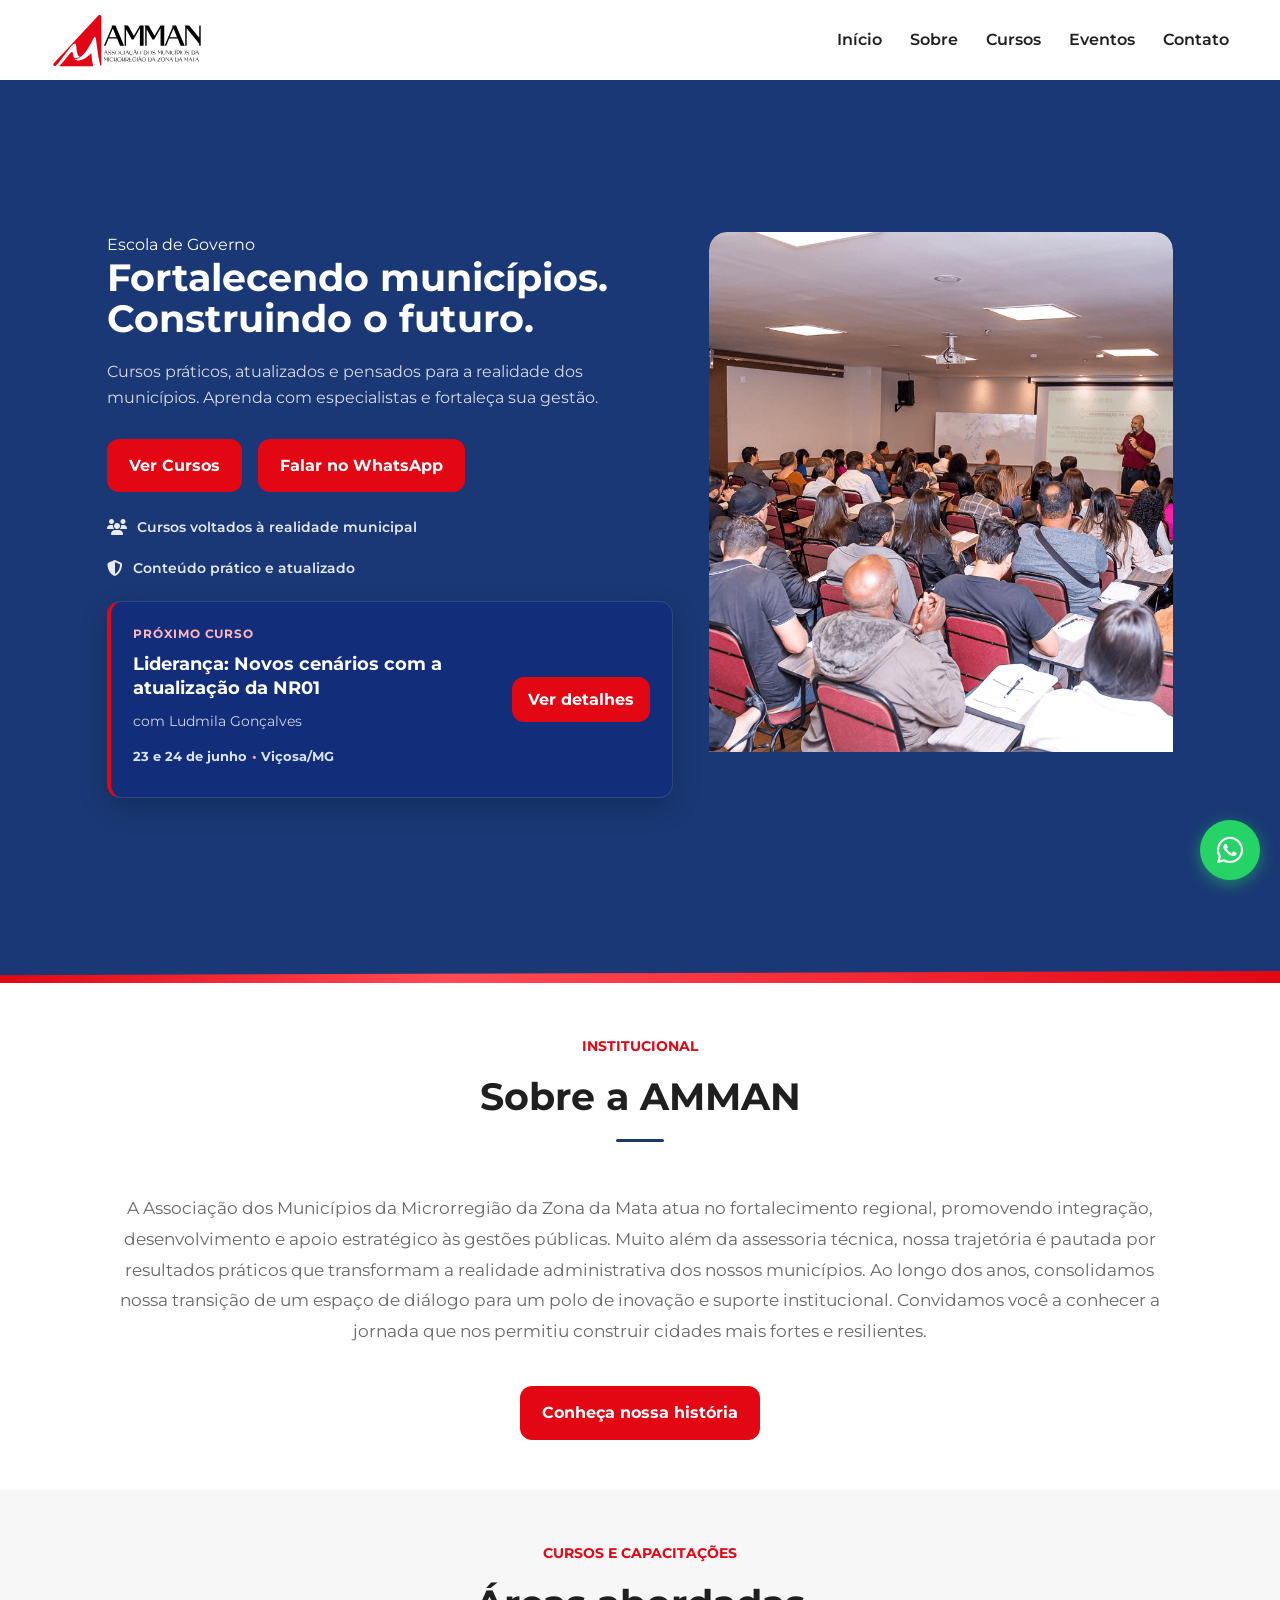
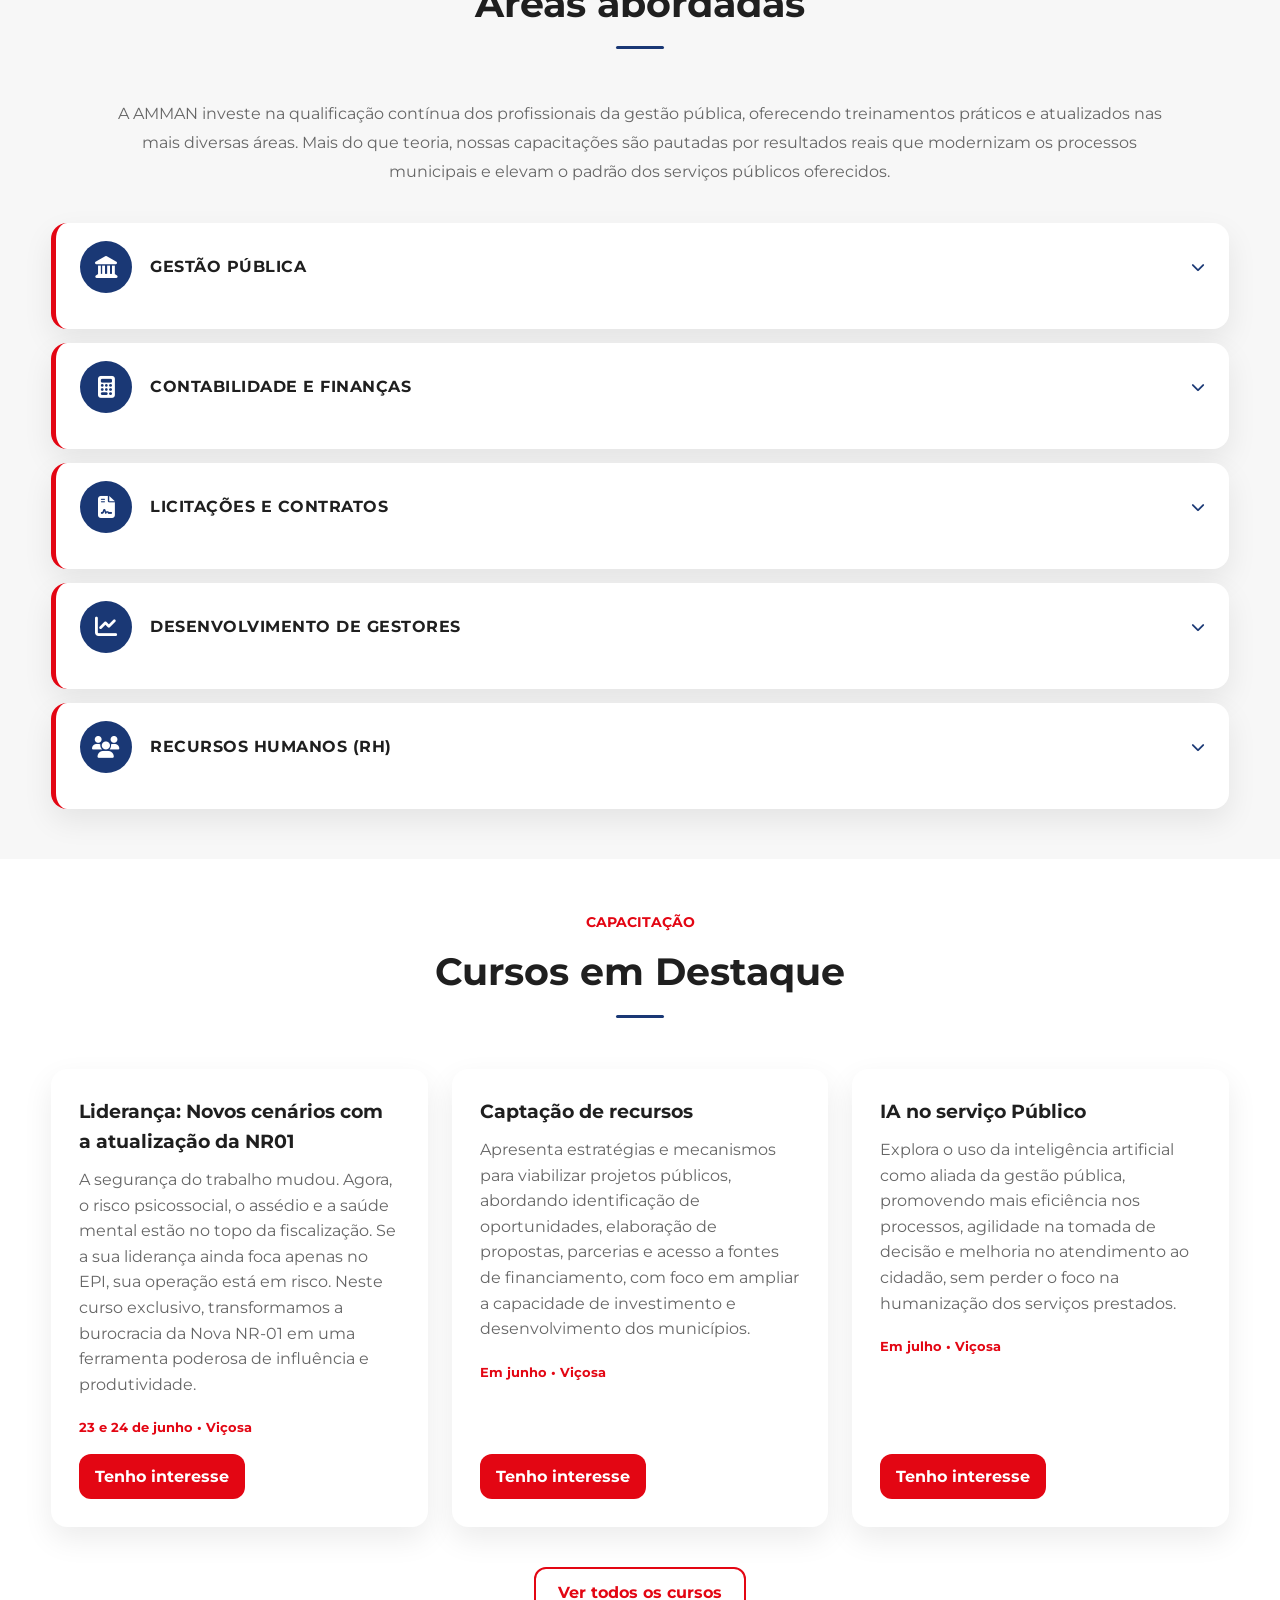
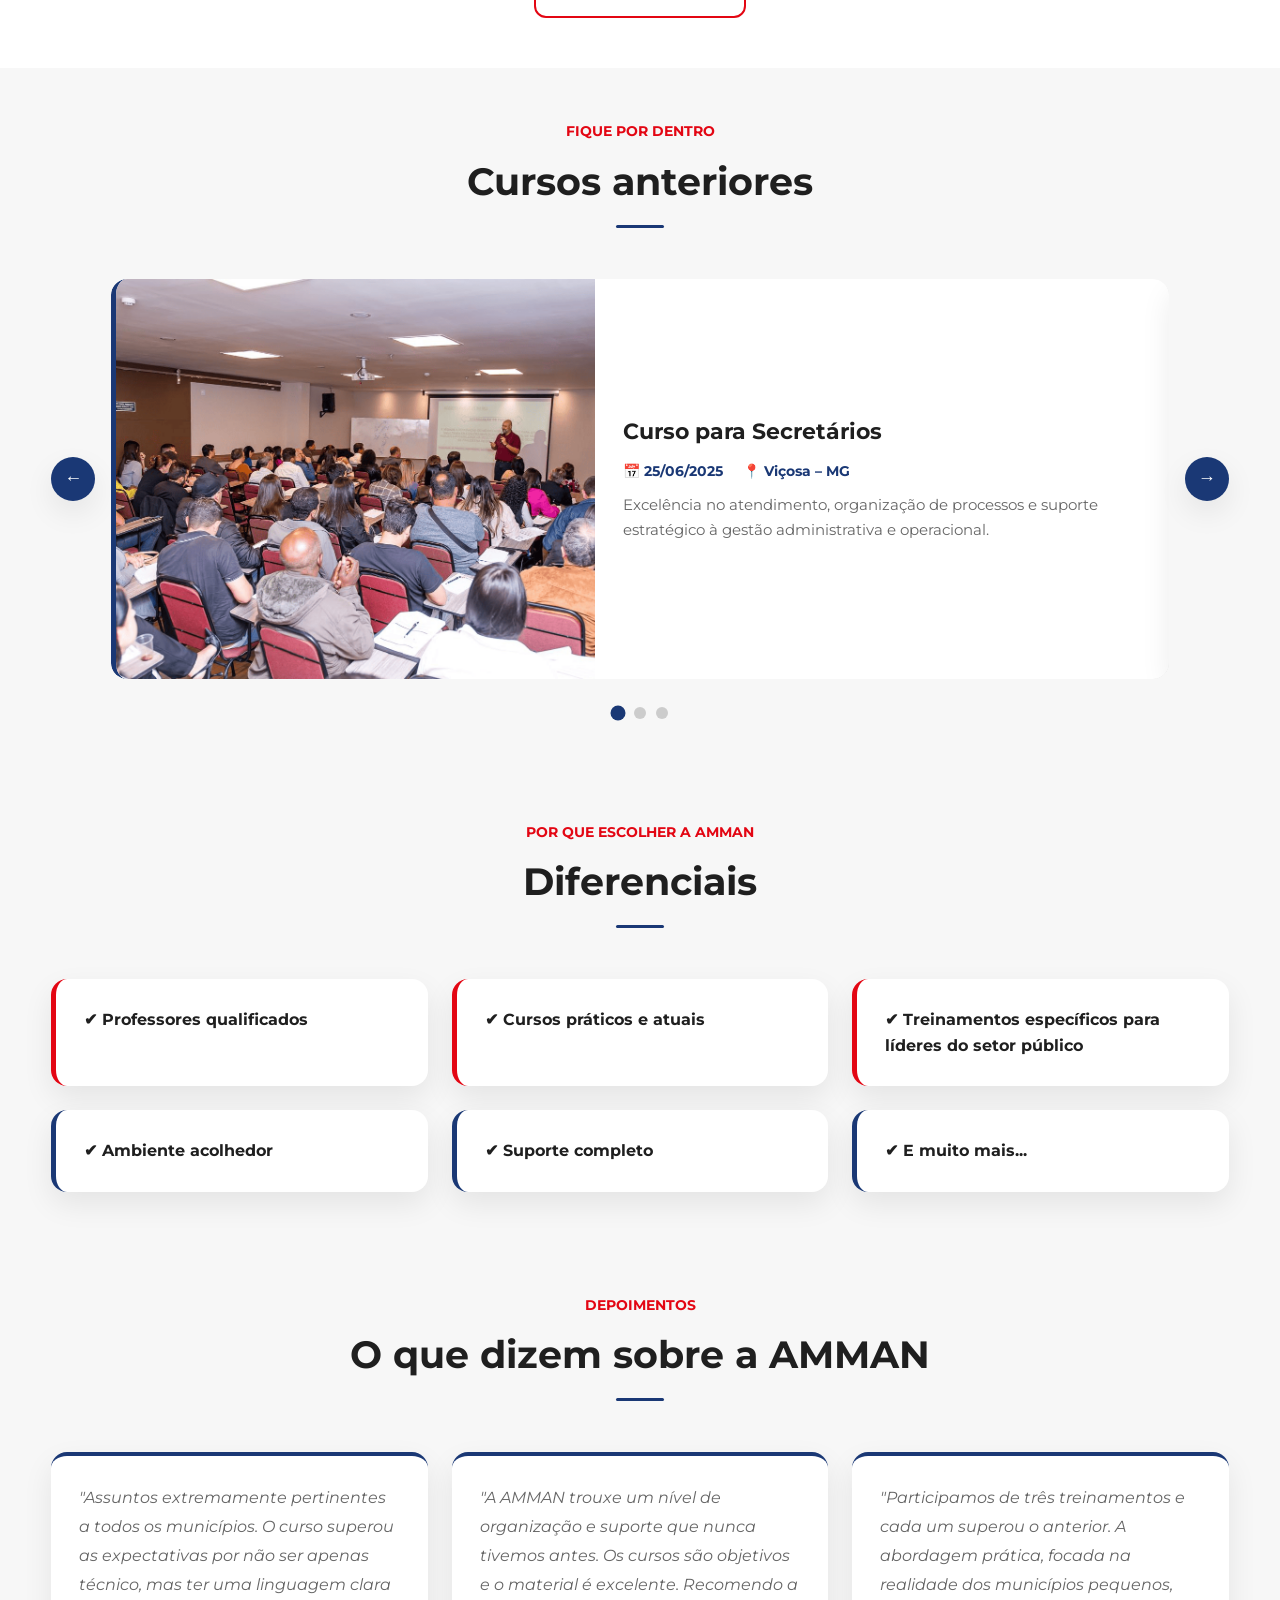
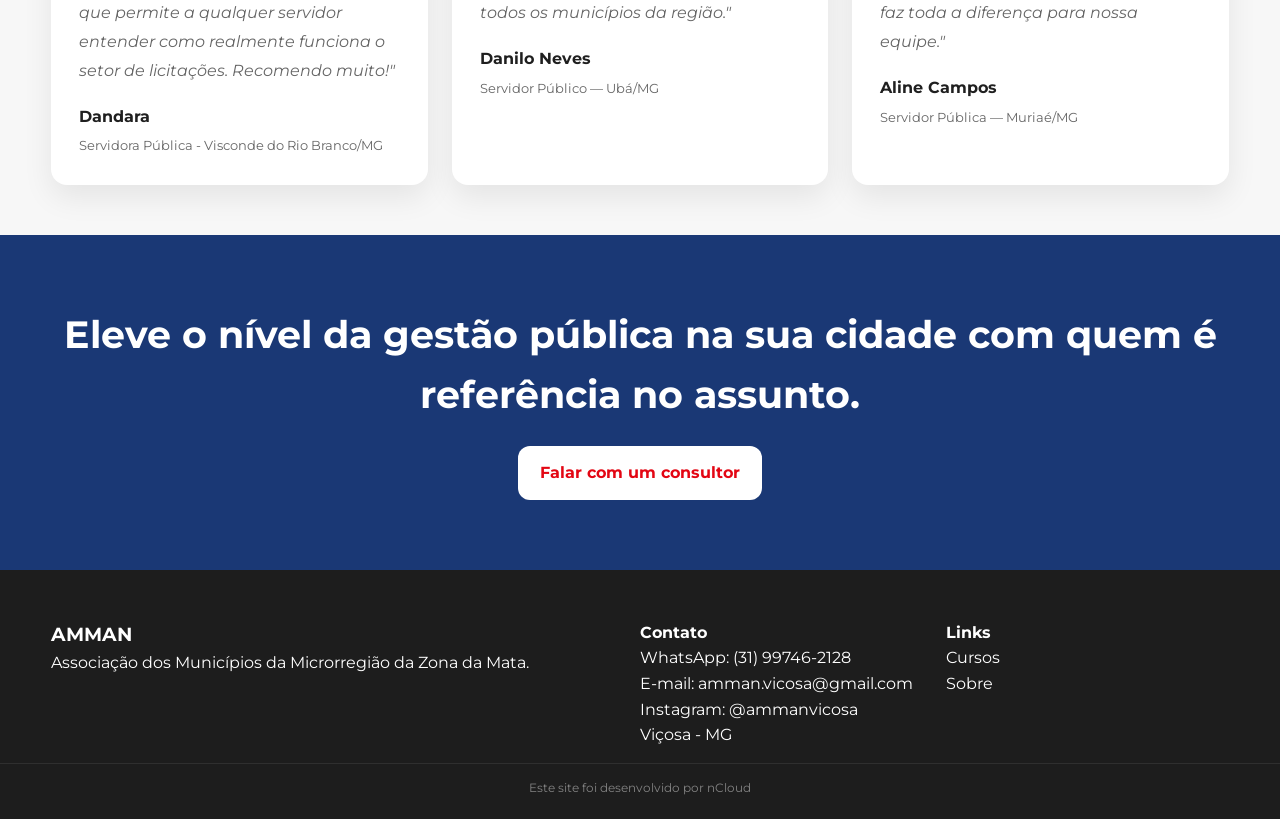
<file: index.html>
<!DOCTYPE html>
<html lang="pt-BR">
<head>
  <meta charset="UTF-8" />
  <meta name="viewport" content="width=device-width, initial-scale=1.0" />

  <title>AMMAN | Escola de Governo</title>
  <meta name="description" content="Capacitação de qualidade para gestores públicos da Zona da Mata Mineira. Cursos práticos, atualizados e presenciais com foco na realidade dos municípios." />
  <meta name="keywords" content="AMMAN, cursos para prefeitura, capacitação pública, gestão municipal, licitações, escola de governo, zona da mata mineira" />
  <meta name="author" content="AMMAN" />
  <meta name="robots" content="index, follow" />

  <!-- Open Graph -->
  <meta property="og:title" content="AMMAN | Escola de Governo" />
  <meta property="og:description" content="Cursos e capacitações para gestores públicos." />
  <meta property="og:type" content="website" />
  <meta property="og:image" content="logo.png" />

  <!-- Favicon claro -->
    <link
      rel="icon"
      href="./assets/fav.svg"
      media="(prefers-color-scheme: light)"
    />

    <!-- Favicon para tema escuro -->
    <link
      rel="icon"
      href="./assets/fav-bco.svg"
      media="(prefers-color-scheme: dark)"
    />

  <!-- Fonts -->
  <link rel="preconnect" href="https://fonts.googleapis.com">
  <link href="https://fonts.googleapis.com/css2?family=Montserrat:wght@400;500;600;700;800&display=swap" rel="stylesheet">
  
  <!-- Icons -->
  <link rel="stylesheet" href="https://cdnjs.cloudflare.com/ajax/libs/font-awesome/6.5.0/css/all.min.css" />

  <link rel="stylesheet" href="style.css" />
</head>
<body>

<!-- HEADER -->
<header class="header">
  <div class="container nav">
    <a href="#inicio" class="brand">
      <img src="./assets/logo.svg" alt="AMMAN Logo">
    </a>

    <nav class="menu" id="menu">
      <a href="#inicio">Início</a>
      <a href="#sobre">Sobre</a>
      <a href="#cursos">Cursos</a>
	  <a href="#eventos">Eventos</a>
      <a href="#contato">Contato</a>
    </nav>

    <button class="hamburger" id="hamburger" aria-label="Abrir menu">
      ☰
    </button>
  </div>
</header>

<!-- HERO -->
<section class="hero hero-model" id="inicio">
  <div class="container">
    <div class="hero-panel">

      <div class="hero-content">
        <span class="tag">Escola de Governo</span>
        <h1>
          <span>Fortalecendo municípios.<br></span>
          <span>Construindo o futuro.</span>
        </h1>

        <p>
          Cursos práticos, atualizados e pensados para a realidade dos municípios.
          Aprenda com especialistas e fortaleça sua gestão.
        </p>

        <div class="hero-buttons">
          <a href="#cursos" class="btn btn-primary">Ver Cursos</a>
		  <a href="https://wa.me/5531997462128?text=Olá%20vim%20do%20site%20e%20gostaria%20de%20obter%20mais%20informações%20sobre%20os%20cursos%20e%20capacitações" target="_blank" rel="noopener noreferrer" class="btn btn-primary">Falar no WhatsApp</a>
        </div>

        <div class="hero-highlights">
          <div class="hero-highlight">
            <i class="fas fa-users"></i>
            <span>Cursos voltados à realidade municipal</span>
          </div>
          <div class="hero-highlight">
            <i class="fas fa-shield-alt"></i>
            <span>Conteúdo prático e atualizado</span>
          </div>
        </div>
		
		<div class="hero-course-card floating">
  <div class="hero-course-card-body">
    <span class="hero-course-label">Próximo Curso</span>
    <h3>Liderança: Novos cenários com a atualização da NR01</h3>
    <p>com Ludmila Gonçalves</p>
    <div class="hero-course-meta">
      <span>23 e 24 de junho</span>
      <span>Viçosa/MG</span>
    </div>
  </div>
  <!-- <a href="#eventos" class="btn btn-primary btn-small">Ver detalhes</a> -->
  <!-- <a href="./assets/curso_nr01.png" target="_blank" class="btn btn-primary btn-small">Ver detalhes</a> -->
  <a href="#modalCursoNR01" class="btn btn-primary btn-small btn-abrir-detalhes">Ver detalhes</a>
</div>
		
      </div>

      <div class="hero-media">
        <div class="hero-photo-carousel">
  <img src="./assets/evento1.png" class="hero-photo-slide active" alt="Foto 1">
  <img src="./assets/evento2.png" class="hero-photo-slide" alt="Foto 2">
  <img src="./assets/evento3.png" class="hero-photo-slide" alt="Foto 3">
</div>
      </div>

    </div>
  </div>
  <div class="hero-redline"></div>   <!-- ← linha vermelha -->
</section>

<!-- SOBRE -->
<section class="section" id="sobre">
  <div class="container">
    <div class="section-title center">
      <span>Institucional</span>
      <h2>Sobre a AMMAN</h2>
    </div>

<div class="reveal">
  <p style="max-width:90%; color:var(--gray); font-size:17px; line-height:1.8; margin:0 auto; text-align:center;">
    A Associação dos Municípios da Microrregião da Zona da Mata atua no fortalecimento regional,
    promovendo integração, desenvolvimento e apoio estratégico às gestões públicas. Muito além da
    assessoria técnica, nossa trajetória é pautada por resultados práticos que transformam a
    realidade administrativa dos nossos municípios. Ao longo dos anos, consolidamos nossa transição
    de um espaço de diálogo para um polo de inovação e suporte institucional. Convidamos você a
    conhecer a jornada que nos permitiu construir cidades mais fortes e resilientes.
  </p>
</div>

<div class="center-button">
  <a href="/sobre" class="btn btn-primary">Conheça nossa história</a>
</div>
  </div>
</section>

<!-- ÁREAS DE ATUAÇÃO -->
<section class="section bg-light" id="areas">
  <div class="container">
    <div class="section-title center">
      <span>Cursos e Capacitações</span>
      <h2>Áreas abordadas</h2>
    </div>

    <p style="color:var(--gray); max-width:90%; margin:0 auto 36px; line-height:1.8; text-align:center;">
      A AMMAN investe na qualificação contínua dos profissionais da gestão pública, oferecendo treinamentos
	  práticos e atualizados nas mais diversas áreas. Mais do que teoria, nossas capacitações são pautadas por
	  resultados reais que modernizam os processos municipais e elevam o padrão dos serviços públicos oferecidos.
    </p>
	
	<div class="areas-list">

  <div class="area-item reveal" data-category="gestao-publica">
    <div class="area-item-header">
      <div class="area-icon"><i class="fas fa-landmark"></i></div>
      <span>Gestão Pública</span>
      <i class="fas fa-chevron-down area-chevron"></i>
    </div>
    <ul class="area-courses">
      <li>Inteligência Artificial aplicada ao serviço público</li>
      <li>Governança pública e gestão por resultados</li>
      <li>Captação de recursos e elaboração de projetos</li>
      <li>Planejamento estratégico municipal</li>
      <li>Gestão de riscos e compliance</li>
      <li>Transformação digital e inovação na administração pública</li>
      <li>Transparência e prestação de contas</li>
      <li>Gestão eficiente de políticas públicas</li>
    </ul>
  </div>

  <div class="area-item reveal" data-category="contabilidade">
    <div class="area-item-header">
      <div class="area-icon"><i class="fas fa-calculator"></i></div>
      <span>Contabilidade e Finanças</span>
      <i class="fas fa-chevron-down area-chevron"></i>
    </div>
    <ul class="area-courses">
      <li>Finanças públicas: planejamento, gestão e equilíbrio fiscal</li>
      <li>CAPAG: indicadores, critérios de avaliação e estratégias para melhoria da capacidade de pagamento</li>
      <li>Planejamento orçamentário: PPA, LDO e LOA</li>
      <li>Lei de Responsabilidade Fiscal (LRF) na prática</li>
      <li>Execução orçamentária e financeira</li>
      <li>Prestação de contas e fiscalização</li>
      <li>Retenções tributárias na administração pública</li>
      <li>Aumento da arrecadação municipal</li>
      <li>Gestão financeira municipal e sustentabilidade fiscal</li>
      <li>SIAFI C e integração dos sistemas públicos</li>
      <li>Controle patrimonial e gestão de recursos públicos</li>
      <li>Indicadores financeiros para tomada de decisão</li>
    </ul>
  </div>

  <div class="area-item reveal" data-category="licitacoes">
    <div class="area-item-header">
      <div class="area-icon"><i class="fas fa-file-contract"></i></div>
      <span>Licitações e Contratos</span>
      <i class="fas fa-chevron-down area-chevron"></i>
    </div>
    <ul class="area-courses">
      <li>Aplicação prática da Nova Lei de Licitações (Lei 14.133/2021)</li>
      <li>Planejamento das contratações públicas</li>
      <li>Estudo Técnico Preliminar (ETP) e Termo de Referência</li>
      <li>Fiscalização e gestão de contratos</li>
      <li>Compras públicas eficientes</li>
      <li>Dispensa e inexigibilidade após a nova legislação</li>
      <li>Pregão eletrônico na prática</li>
      <li>Principais erros e apontamentos dos Tribunais de Contas</li>
      <li>Gestão de riscos nas contratações públicas</li>
    </ul>
  </div>

  <div class="area-item reveal" data-category="gestores">
    <div class="area-item-header">
      <div class="area-icon"><i class="fas fa-chart-line"></i></div>
      <span>Desenvolvimento de Gestores</span>
      <i class="fas fa-chevron-down area-chevron"></i>
    </div>
    <ul class="area-courses">
      <li>Liderança diante dos novos desafios organizacionais</li>
      <li>Liderança na Era da IA</li>
      <li>Pilares da Liderança</li>
      <li>Autoliderança em Ação</li>
      <li>Liderar com DISC</li>
      <li>Inteligência emocional e gestão de pessoas</li>
      <li>Gestão de equipes de alta performance</li>
      <li>Equipes de Alta Performance</li>
      <li>Comunicação estratégica no setor público</li>
      <li>Gestão de conflitos</li>
      <li>Gestão de Conflitos com CNV (Comunicação Não Violenta)</li>
      <li>Liderança</li>
      <li>Saúde mental e riscos psicossociais no trabalho</li>
      <li>Desenvolvimento de competências para gestores públicos</li>
      <li>Oratória, influência e tomada de decisão</li>
    </ul>
  </div>

  <div class="area-item reveal" data-category="rh">
    <div class="area-item-header">
      <div class="area-icon"><i class="fas fa-users"></i></div>
      <span>Recursos Humanos (RH)</span>
      <i class="fas fa-chevron-down area-chevron"></i>
    </div>
    <ul class="area-courses">
      <li>Gestão estratégica de pessoas no setor público</li>
      <li>Processo Seletivo sem Erros</li>
      <li>DISC na Gestão de Pessoas</li>
      <li>Recrutamento, seleção e integração de equipes</li>
      <li>Gestão por competências</li>
      <li>Avaliação de desempenho e desenvolvimento de servidores</li>
      <li>Inteligência emocional no ambiente de trabalho</li>
      <li>Liderança e gestão de equipes</li>
      <li>Cultura organizacional e clima organizacional</li>
      <li>Mediação e gestão de conflitos</li>
      <li>Comunicação institucional e relações interpessoais</li>
      <li>Inteligência Artificial aplicada ao RH</li>
      <li>Automação e modernização de processos de RH</li>
      <li>Desenvolvimento e retenção de talentos no setor público</li>
    </ul>
  </div>

</div>

<!--     <div class="areas-list">

      <div class="area-item reveal">
        <div class="area-icon">
          <i class="fas fa-landmark"></i>
        </div>
        <span>Gestão Pública</span>
      </div>

      <div class="area-item reveal">
        <div class="area-icon">
          <i class="fas fa-file-contract"></i>
        </div>
        <span>Licitações e Contratos</span>
      </div>

      <div class="area-item reveal">
        <div class="area-icon">
          <i class="fas fa-calculator"></i>
        </div>
        <span>Contabilidade e Finanças</span>
      </div>

      <div class="area-item reveal">
        <div class="area-icon">
          <i class="fas fa-chart-line"></i>
        </div>
        <span>Desenvolvimento de gestores</span>
      </div>
	  
	  <div class="area-item reveal">
        <div class="area-icon">
          <i class="fas fa-users"></i>
        </div>
        <span>Recursos Humanos (RH)</span>
      </div>

    </div> -->
  </div>
</section>


<!-- CURSOS -->
<section class="section" id="cursos">
  <div class="container">
    <div class="section-title center">
      <span>Capacitação</span>
      <h2>Cursos em Destaque</h2>
    </div>

    <div class="cards-grid courses-grid">

	  <article class="course-card reveal">
        <h3>Liderança: Novos cenários com a atualização da NR01</h3>
        <p>A segurança do trabalho mudou. Agora, o risco psicossocial, o assédio e a saúde mental estão no topo da fiscalização.
		Se a sua liderança ainda foca apenas no EPI, sua operação está em risco.
		Neste curso exclusivo, transformamos a burocracia da Nova NR-01 em uma ferramenta poderosa de influência e produtividade.</p>
        <small>23 e 24 de junho • Viçosa</small>
        <a href="https://wa.me/5531997462128?text=Olá,%20tenho%20interesse%20no%20curso:%20Liderança:%20Novos%20cenários%20com%20a%20atualização%20da%20NR01" class="btn btn-small">Tenho interesse</a>
      </article>      
	  
	  <article class="course-card reveal">
        <h3>Captação de recursos</h3>
        <p>Apresenta estratégias e mecanismos para viabilizar projetos públicos, abordando identificação de oportunidades,
		elaboração de propostas, parcerias e acesso a fontes de financiamento, com foco em ampliar a capacidade de
		investimento e desenvolvimento dos municípios.</p>
        <small>Em junho • Viçosa</small>
        <a href="https://wa.me/5531997462128?text=Olá,%20tenho%20interesse%20no%20curso:%20Captação%20de%20recursos" class="btn btn-small">Tenho interesse</a>
      </article>

      <article class="course-card reveal">
        <h3>IA no serviço Público</h3>
        <p>Explora o uso da inteligência artificial como aliada da gestão pública, promovendo mais eficiência nos processos,
		agilidade na tomada de decisão e melhoria no atendimento ao cidadão, sem perder o foco na humanização dos serviços prestados.</p>
        <small>Em julho • Viçosa</small>
        <a href="https://wa.me/5531997462128?text=Olá,%20tenho%20interesse%20no%20curso:%20IA%20no%20serviço%20público" class="btn btn-small">Tenho interesse</a>
      </article>

    </div>
		
	<div class="center-button">
		
		<button class="btn btn-cursos-todos" id="btnVerCursos" type="button">
		 Ver todos os cursos
		</button>		
		
	</div>
  </div>
</section>

<!-- SEÇÃO ÚLTIMOS EVENTOS -->
<section class="section bg-light reveal" id="eventos">
  <div class="container">

    <div class="section-title center">
      <span>FIQUE POR DENTRO</span>
      <h2>Cursos anteriores</h2>
    </div>

    <div class="eventos-wrapper">

      <button class="carousel-btn carousel-prev" id="eventoPrev" aria-label="Evento anterior">&#8592;</button>

      <div class="carousel-viewport">
        <div class="carousel-track" id="eventoTrack">

          <div class="evento-card">
            <img src="./assets/evento1.png" alt="Evento 1" class="evento-img" loading="lazy">
            <div class="evento-info">
              <h3>Curso para Secretários</h3>
              <p class="evento-meta">
                <span>📅 25/06/2025</span>
                <span>📍 Viçosa – MG</span>
              </p>
              <p class="evento-desc">Excelência no atendimento, organização de processos e suporte estratégico à gestão administrativa e operacional.</p>
              <!-- <a href="#" class="btn btn-small">Ver mais</a> -->
            </div>
          </div>

          <div class="evento-card">
            <img src="./assets/evento5.png" alt="Evento 2" class="evento-img" loading="lazy">
            <div class="evento-info">
              <h3>Curso Controle Interno de Almoxarifado</h3>
              <p class="evento-meta">
                <span>📅 15/05/2025</span>
                <span>📍 Viçosa – MG</span>
              </p>
              <p class="evento-desc">Otimização do fluxo de materiais, rigor no controle de estoque e máxima eficiência logística.</p>
              <!-- <a href="#" class="btn btn-small">Ver mais</a> -->
            </div>
          </div>

          <div class="evento-card">
            <img src="./assets/evento4.png" alt="Evento 3" class="evento-img" loading="lazy">
            <div class="evento-info">
              <h3>Curso Nova Lei de Licitações</h3>
              <p class="evento-meta">
                <span>📅 10/04/2025</span>
                <span>📍 Viçosa – MG</span>
              </p>
              <p class="evento-desc">Domínio prático da Lei 14.133/21 para contratações públicas seguras, transparentes e modernizadas.</p>
              <!-- <a href="#" class="btn btn-small">Ver mais</a> -->
            </div>
          </div>

        </div>
      </div>

      <button class="carousel-btn carousel-next" id="eventoNext" aria-label="Próximo evento">&#8594;</button>

    </div>

    <div class="carousel-dots" id="eventoDots">
      <button class="dot active" data-index="0"></button>
      <button class="dot" data-index="1"></button>
      <button class="dot" data-index="2"></button>
    </div>

  </div>
</section>

<!-- DIFERENCIAIS -->
<section class="section bg-light">
  <div class="container">
    <div class="section-title center">
      <span>Por que escolher a AMMAN</span>
      <h2>Diferenciais</h2>
    </div>

    <div class="cards-grid">
      <div class="feature-card reveal">✔ Professores qualificados</div>
      <div class="feature-card reveal">✔ Cursos práticos e atuais</div>
      <div class="feature-card reveal">✔ Treinamentos específicos para líderes do setor público</div>
      <div class="feature-card reveal">✔ Ambiente acolhedor</div>
      <div class="feature-card reveal">✔ Suporte completo</div>
	  <div class="feature-card reveal">✔ E muito mais...</div>
    </div>
  </div>
</section>

<!-- DEPOIMENTOS -->
<section class="section bg-light" id="depoimentos">
  <div class="container">
    <div class="section-title center">
      <span>Depoimentos</span>
      <h2>O que dizem sobre a AMMAN</h2>
    </div>

    <div class="cards-grid">

      <div class="depoimento-card reveal">
        <p style="color:var(--gray); font-style:italic; line-height:1.8; margin-bottom:18px;">
          "Assuntos extremamente pertinentes a todos os municípios. O curso superou as expectativas por não ser apenas técnico, mas ter uma linguagem clara que permite a qualquer servidor entender como realmente funciona o setor de licitações. Recomendo muito!"
        </p>
        <strong>Dandara</strong>
        <small>Servidora Pública - Visconde do Rio Branco/MG</small>
      </div>

      <div class="depoimento-card reveal">
        <p style="color:var(--gray); font-style:italic; line-height:1.8; margin-bottom:18px;">
          "A AMMAN trouxe um nível de organização e suporte que nunca tivemos antes. Os cursos são objetivos e o material é excelente. Recomendo a todos os municípios da região."
        </p>
        <strong>Danilo Neves</strong>
        <small>Servidor Público — Ubá/MG</small>
      </div>

      <div class="depoimento-card reveal">
        <p style="color:var(--gray); font-style:italic; line-height:1.8; margin-bottom:18px;">
          "Participamos de três treinamentos e cada um superou o anterior. A abordagem prática, focada na realidade dos municípios pequenos, faz toda a diferença para nossa equipe."
        </p>
        <strong>Aline Campos</strong>
        <small>Servidor Pública — Muriaé/MG</small>
      </div>

    </div>
  </div>
</section>


<!-- CTA -->
<section class="cta">
  <div class="container">
    <h2>Eleve o nível da gestão pública na sua cidade com quem é referência no assunto.</h2>
    <a href="https://wa.me/5531997462128?text=Olá%20vim%20do%20site%20e%20gostaria%20de%20obter%20mais%20informações%20sobre%20os%20cursos%20e%20capacitações" target="_blank" class="btn btn-light">Falar com um consultor</a>
	<!-- <a href="https://wa.me/5531997462128" target="_blank" class="btn btn-light">Falar com um consultor</a> -->
  </div>
</section>

<!-- CONTATO -->
<footer class="footer" id="contato">
  <div class="container footer-grid">
    <div>
      <h3>AMMAN</h3>
      <p>Associação dos Municípios da Microrregião da Zona da Mata.</p>
    </div>

    <div>
      <h4>Contato</h4>
      <p>WhatsApp: (31) 99746-2128</p>
	  <p>E-mail: amman.vicosa@gmail.com</p>
	  <p>Instagram: @ammanvicosa</p>
      <p>Viçosa - MG</p>
    </div>

    <div>
      <h4>Links</h4>
      <p><a href="#cursos">Cursos</a></p>
      <p><a href="#sobre">Sobre</a></p>
    </div>
  </div>
    <div class="footer-dev">
    <a href="https://wa.me/5531998742305" target="_blank" rel="noopener">
      Este site foi desenvolvido por nCloud
    </a>
  </div>
</footer>

<!-- WHATSAPP FLUTUANTE -->
<a href="https://wa.me/5531997462128?text=Olá%20vim%20do%20site%20e%20gostaria%20de%20obter%20mais%20informações%20sobre%20os%20cursos%20e%20capacitações" class="whatsapp" target="_blank" aria-label="Falar no WhatsApp">
<!-- <a href="https://wa.me/5531997462128" class="whatsapp" target="_blank" aria-label="Falar no WhatsApp"> -->
  <i class="fab fa-whatsapp"></i>
</a>


<!-- =============================================
     MODAL DE CAPTAÇÃO DE LEADS
     ============================================= -->
<div class="modal-overlay" id="modalLeads" role="dialog" aria-modal="true" aria-labelledby="modalTitulo">
  <div class="modal-box">

    <!-- Botão fechar (X) -->
    <button class="modal-fechar" id="modalFechar" aria-label="Fechar">&times;</button>

    <!-- Cabeçalho -->
    <h3 id="modalTitulo">Acesse nossos cursos</h3>
    <p class="modal-subtitulo">
      Preencha seus dados para acessar o catálogo completo de capacitações da AMMAN.
    </p>

    <!-- Formulário -->
    <form class="modal-form" id="formLeads" novalidate>
      <div class="campo">
        <label for="leadNome">Nome completo</label>
        <input type="text" id="leadNome" name="nome" placeholder="Seu nome" autocomplete="name">
      </div>
      <div class="campo">
		<label for="leadEmail">E-mail</label>
		<input type="email" id="leadEmail" name="email" placeholder="seu@email.com" autocomplete="email">
		<span class="campo-erro" id="erroEmail"></span>
      </div>
      <div class="campo">
		<label for="leadTelefone">Telefone / WhatsApp</label>
		<input type="tel" id="leadTelefone" name="telefone" placeholder="(00) 00000-0000" autocomplete="tel">
		<span class="campo-erro" id="erroTelefone"></span>
	  </div>
      <div class="campo">
        <label for="leadCidade">Cidade</label>
        <input type="text" id="leadCidade" name="cidade" placeholder="Sua cidade" autocomplete="address-level2">
      </div>

      <div class="modal-acoes">
        <button type="submit" class="btn btn-primary" id="btnEnviarLead">
          Acessar os cursos
        </button>
        <div class="modal-feedback" id="modalFeedback"></div>
        <button type="button" class="modal-pular" id="btnPular">Pular</button>
      </div>
    </form>

  </div>
</div>

<!-- MODAL DE DETALHES DO CURSO -->
<div class="modal-overlay" id="modalCursoNR01" role="dialog" aria-modal="true" aria-labelledby="tituloModalCurso">
  <div class="modal-box" style="max-width: 600px;">
    <!-- Botão fechar X -->
    <button class="modal-fechar modal-fechar-curso" aria-label="Fechar">&times;</button>
    
    <!-- Cabeçalho -->
    <h3 id="tituloModalCurso" style="margin-bottom: 15px; font-size: 22px;">Liderança: Novos cenários com a atualização da NR01</h3>
    
    <!-- Corpo / Texto do Modal -->
    <div style="font-size: 15px; color: var(--gray); line-height: 1.6; margin-bottom: 25px;">
      <p style="font-weight: 600; color: var(--dark); margin-bottom: 10px;">Você está pronto para o novo padrão de gestão do Ministério do Trabalho?</p>
      <p style="margin-bottom: 10px;">A segurança do trabalho mudou. Agora, o risco psicossocial, o assédio e a saúde mental estão no topo da fiscalização. Se a sua liderança ainda foca apenas no EPI, sua operação está em risco.</p>
      <p>Neste curso exclusivo, transformamos a burocracia da Nova NR-01 em uma ferramenta poderosa de influência e produtividade. Dois dias de conhecimento, atualização e transformação para líderes que fazem a diferença.</p>
    </div>
    
    <!-- Ações do Modal -->
    <div class="modal-acoes" style="margin-top: 0;">
      <a href="https://wa.me/5531997462128?text=Olá,%20tenho%20interesse%20no%20curso%20de%20Atualização%20da%20NR01" target="_blank" class="btn btn-primary" style="width: 100%; display: block; text-align: center;">Tenho interesse</a>
    </div>
  </div>
</div>

<script src="script.js"></script>

</body>
</html>
</file>
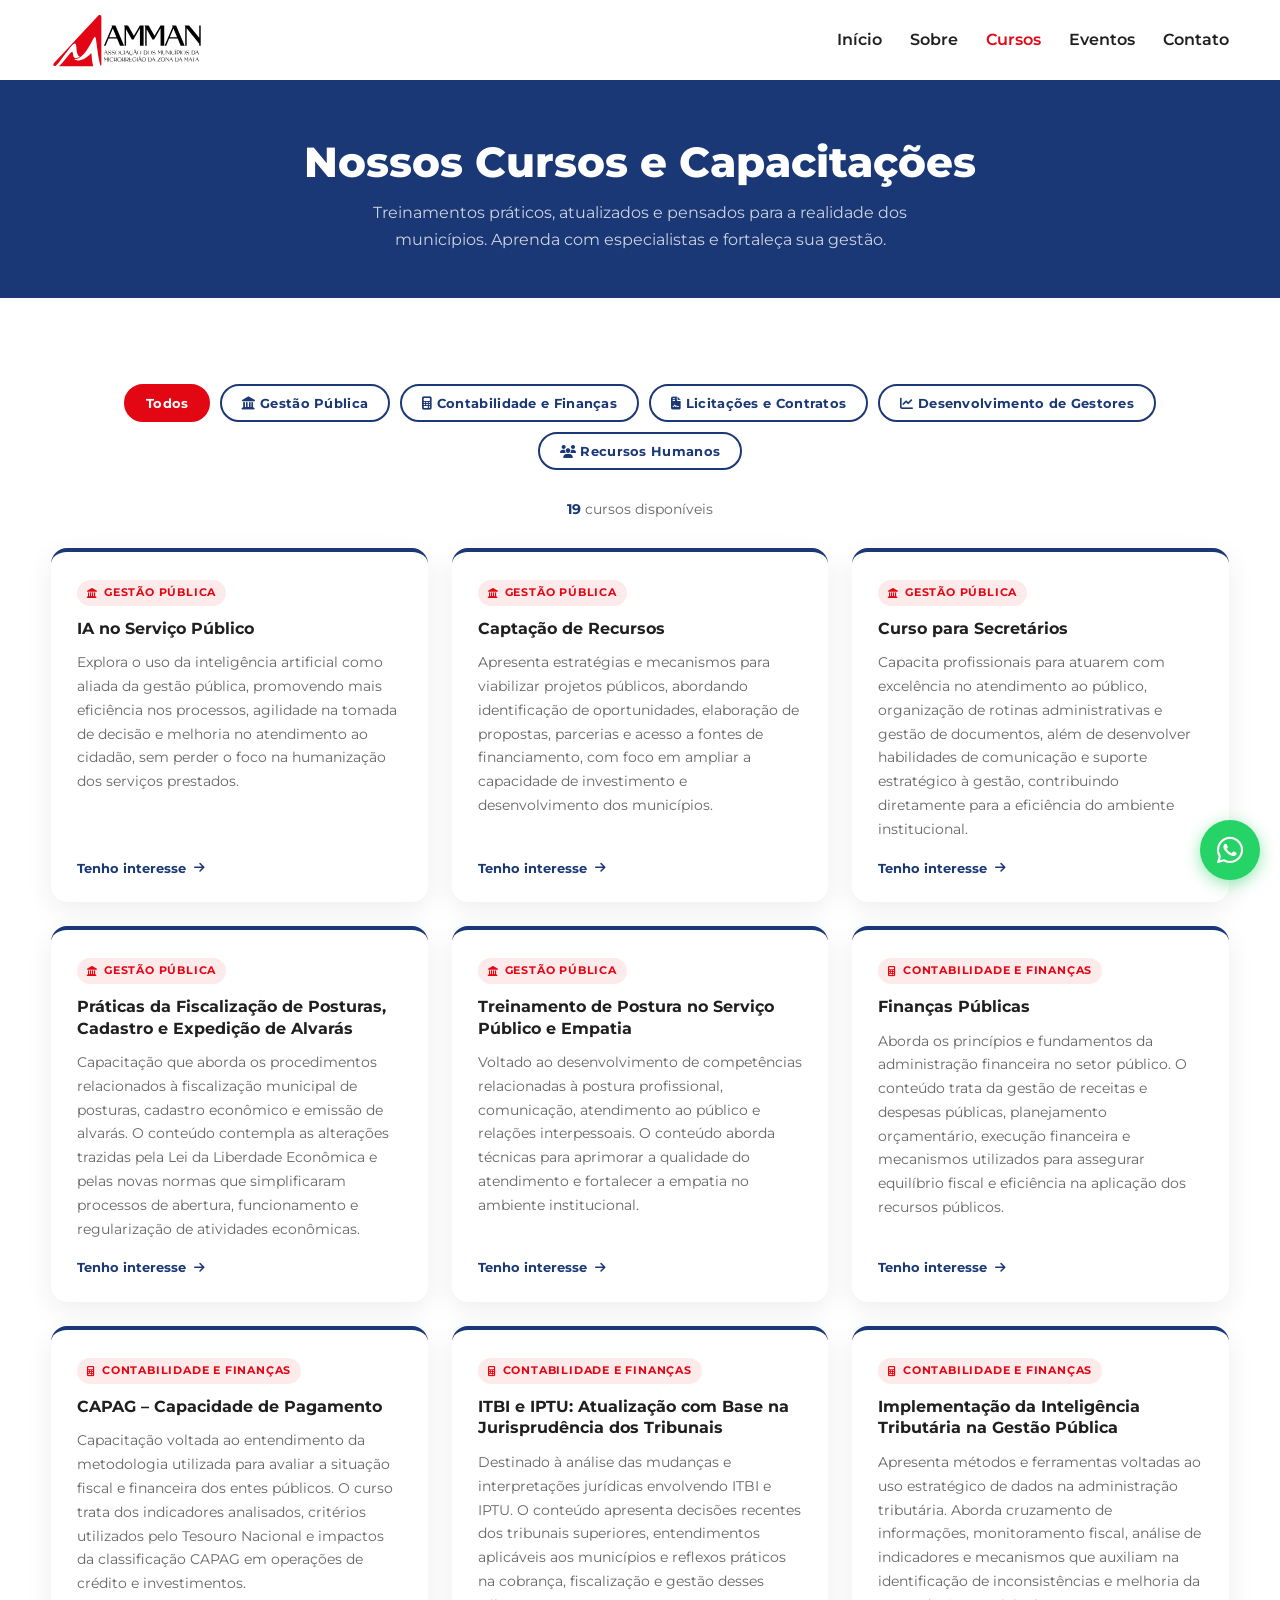
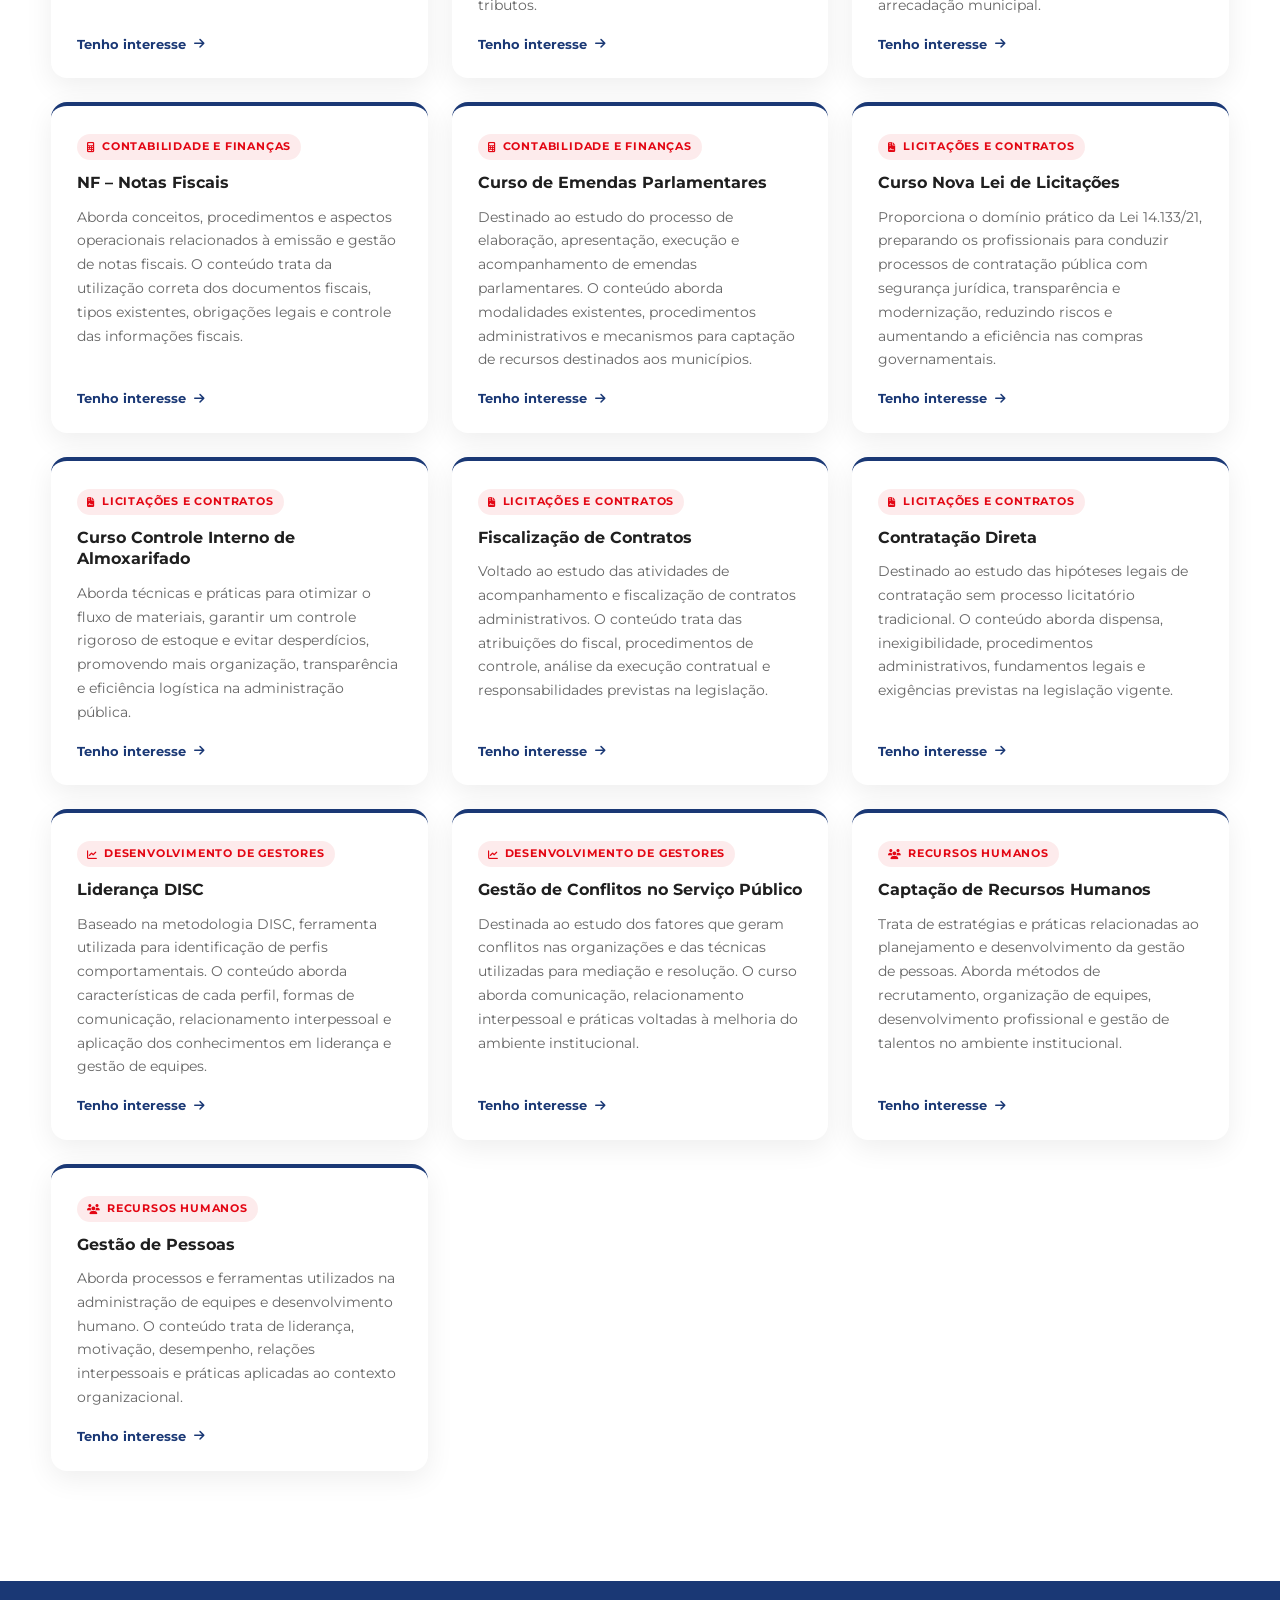
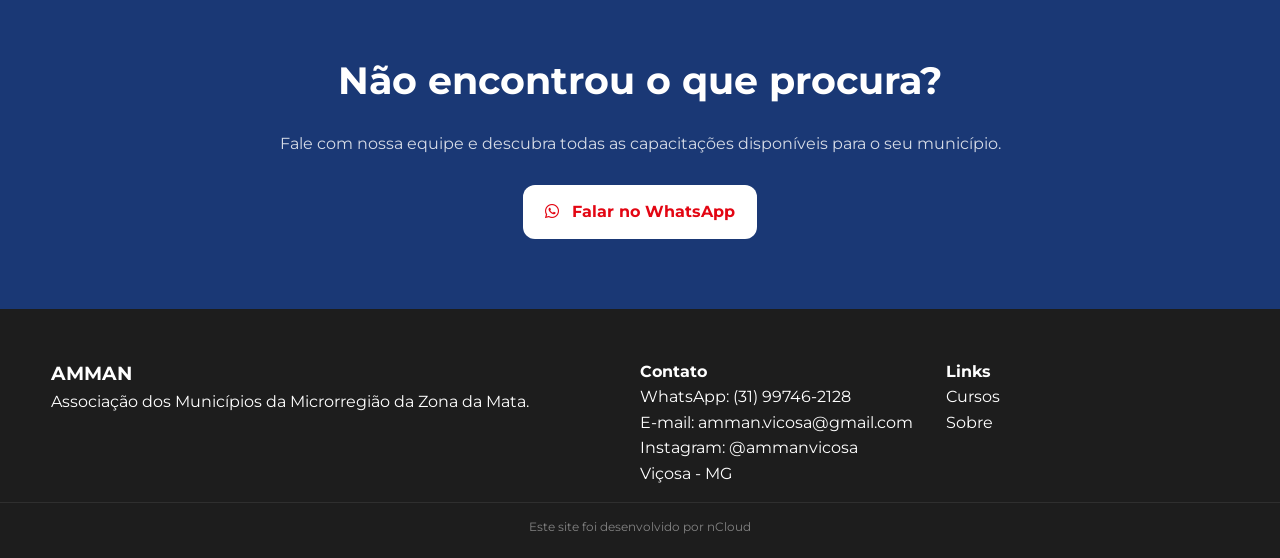
<file: cursos.html>
<!DOCTYPE html>
<html lang="pt-BR">
<head>
  <meta charset="UTF-8" />
  <meta name="viewport" content="width=device-width, initial-scale=1.0" />
  <title>Cursos | AMMAN Escola de Governo</title>
  <meta name="description" content="Conheça todos os cursos e capacitações da AMMAN para profissionais da gestão pública municipal." />
  <meta name="author" content="AMMAN" />
  <meta name="robots" content="index, follow" />

  <link rel="icon" href="./assets/fav.svg" media="(prefers-color-scheme: light)" />
  <link rel="icon" href="./assets/fav-bco.svg" media="(prefers-color-scheme: dark)" />

  <link rel="preconnect" href="https://fonts.googleapis.com">
  <link href="https://fonts.googleapis.com/css2?family=Montserrat:wght@400;500;600;700;800&display=swap" rel="stylesheet">
  <link rel="stylesheet" href="https://cdnjs.cloudflare.com/ajax/libs/font-awesome/6.5.0/css/all.min.css" />
  <link rel="stylesheet" href="style.css" />

  <style>
    /* ── PAGE-SPECIFIC STYLES ── */

    /* Hero interno */
    .page-hero {
      background: var(--blue);
      padding: 56px 0 44px;
      text-align: center;
      position: relative;
      overflow: hidden;
    }
    .page-hero .breadcrumb {
      display: flex;
      align-items: center;
      justify-content: center;
      gap: 8px;
      font-size: 13px;
      color: rgba(255,255,255,.65);
      margin-bottom: 16px;
    }
    .page-hero .breadcrumb a {
      color: rgba(255,255,255,.65);
      transition: color .2s;
    }
    .page-hero .breadcrumb a:hover { color: #fff; }
    .page-hero h1 {
      font-size: clamp(26px, 4vw, 42px);
      color: #fff;
      font-weight: 800;
      line-height: 1.1;
      margin-bottom: 14px;
    }
    .page-hero h1 span { color: var(--red); }
    .page-hero p {
      color: rgba(255,255,255,.78);
      font-size: 16px;
      max-width: 600px;
      margin: 0 auto;
      line-height: 1.7;
    }

    /* Filtros de categoria */
    .filter-bar {
      display: flex;
      flex-wrap: wrap;
      gap: 10px;
      justify-content: center;
      padding: 36px 0 28px;
    }
    .filter-btn {
      padding: 9px 20px;
      border-radius: 40px;
      border: 2px solid var(--blue);
      background: transparent;
      color: var(--blue);
      font-family: 'Montserrat', sans-serif;
      font-size: 13px;
      font-weight: 700;
      cursor: pointer;
      transition: all .22s;
      letter-spacing: .3px;
    }
    .filter-btn:hover,
    .filter-btn.active {
      background: var(--blue);
      color: #fff;
    }
    .filter-btn[data-cat="all"].active {
      background: var(--red);
      border-color: var(--red);
      color: #fff;
    }

    /* Grid de cursos */
    .courses-grid {
      display: grid;
      grid-template-columns: repeat(3, 1fr);
      gap: 24px;
      padding-bottom: 60px;
    }

    /* Card de curso */
    .course-card-full {
      background: #fff;
      border-radius: 16px;
      box-shadow: 0 8px 28px rgba(0,0,0,.07);
      padding: 28px 26px 24px;
      display: flex;
      flex-direction: column;
      gap: 12px;
      transition: transform .25s, box-shadow .25s;
      border-top: 4px solid var(--blue);
      position: relative;
      overflow: hidden;
    }
    .course-card-full:hover {
      transform: translateY(-5px);
      box-shadow: 0 16px 40px rgba(0,0,0,.11);
    }
    .course-card-full::before {
      content: "";
      position: absolute;
      top: 0; left: 0;
      width: 4px;
      height: 0;
      background: var(--red);
      transition: height .3s ease;
      border-radius: 0 0 4px 0;
    }
    .course-card-full:hover::before { height: 100%; }

    .card-category-tag {
      display: inline-flex;
      align-items: center;
      gap: 6px;
      font-size: 11px;
      font-weight: 700;
      text-transform: uppercase;
      letter-spacing: .8px;
      color: var(--red);
      background: rgba(227,6,19,.08);
      padding: 4px 10px;
      border-radius: 20px;
      width: fit-content;
    }
    .card-category-tag i { font-size: 10px; }

    .course-card-full h3 {
      font-size: 16px;
      font-weight: 700;
      color: var(--dark);
      line-height: 1.35;
      margin: 0;
    }

    .course-card-full p {
      font-size: 14px;
      color: var(--gray);
      line-height: 1.7;
      flex: 1;
      margin: 0;
    }

    .card-cta {
      display: inline-flex;
      align-items: center;
      gap: 8px;
      font-size: 13px;
      font-weight: 700;
      color: var(--blue);
      margin-top: 4px;
      transition: gap .2s, color .2s;
    }
    .card-cta:hover { gap: 12px; color: var(--red); }
    .card-cta i { font-size: 12px; }

    /* Estado hidden para filtro */
    .course-card-full.hidden {
      display: none;
    }

    /* Counter de resultados */
    .results-count {
      text-align: center;
      font-size: 14px;
      color: var(--gray);
      margin-bottom: 28px;
    }
    .results-count strong { color: var(--blue); }

    /* Responsivo */
    @media (max-width: 992px) {
      .courses-grid { grid-template-columns: repeat(2, 1fr); }
    }
    @media (max-width: 600px) {
      .courses-grid { grid-template-columns: 1fr; }
      .filter-bar { gap: 8px; }
      .filter-btn { font-size: 12px; padding: 8px 14px; }
    }
  </style>
</head>
<body>

<!-- HEADER -->
<header class="header">
  <div class="container nav">
    <a href="index.html" class="brand">
      <img src="./assets/logo.svg" alt="AMMAN Logo">
    </a>
    <nav class="menu" id="menu">
      <a href="index.html#inicio">Início</a>
      <a href="index.html#sobre">Sobre</a>
      <a href="cursos.html" style="color:var(--red)">Cursos</a>
      <a href="index.html#eventos">Eventos</a>
      <a href="index.html#contato">Contato</a>
    </nav>
    <button class="hamburger" id="hamburger" aria-label="Abrir menu">☰</button>
  </div>
</header>

<!-- HERO INTERNO -->
<section class="page-hero">
  <div class="container">
    <h1>Nossos Cursos e Capacitações</h1>
    <p>Treinamentos práticos, atualizados e pensados para a realidade dos municípios. Aprenda com especialistas e fortaleça sua gestão.</p>
  </div>
</section>

<!-- CONTEÚDO -->
<section class="section">
  <div class="container">

    <!-- FILTROS -->
    <div class="filter-bar" id="filterBar">
      <button class="filter-btn active" data-cat="all">Todos</button>
      <button class="filter-btn" data-cat="gestao"><i class="fas fa-landmark"></i> Gestão Pública</button>
      <button class="filter-btn" data-cat="contabilidade"><i class="fas fa-calculator"></i> Contabilidade e Finanças</button>
      <button class="filter-btn" data-cat="licitacoes"><i class="fas fa-file-contract"></i> Licitações e Contratos</button>
      <button class="filter-btn" data-cat="gestores"><i class="fas fa-chart-line"></i> Desenvolvimento de Gestores</button>
      <button class="filter-btn" data-cat="rh"><i class="fas fa-users"></i> Recursos Humanos</button>
    </div>

    <!-- CONTADOR -->
    <p class="results-count" id="resultsCount"><strong id="countNum">19</strong> cursos disponíveis</p>

    <!-- GRID DE CURSOS -->
    <div class="courses-grid" id="coursesGrid">

      <!-- ── GESTÃO PÚBLICA ── -->
      <div class="course-card-full reveal" data-cat="gestao">
        <span class="card-category-tag"><i class="fas fa-landmark"></i> Gestão Pública</span>
        <h3>IA no Serviço Público</h3>
        <p>Explora o uso da inteligência artificial como aliada da gestão pública, promovendo mais eficiência nos processos, agilidade na tomada de decisão e melhoria no atendimento ao cidadão, sem perder o foco na humanização dos serviços prestados.</p>
        <a href="https://wa.me/5531997462128?text=Olá,%20tenho%20interesse%20no%20curso:%20IA%20no%20Serviço%20Público" target="_blank" class="card-cta">Tenho interesse <i class="fas fa-arrow-right"></i></a>
      </div>

      <div class="course-card-full reveal" data-cat="gestao">
        <span class="card-category-tag"><i class="fas fa-landmark"></i> Gestão Pública</span>
        <h3>Captação de Recursos</h3>
        <p>Apresenta estratégias e mecanismos para viabilizar projetos públicos, abordando identificação de oportunidades, elaboração de propostas, parcerias e acesso a fontes de financiamento, com foco em ampliar a capacidade de investimento e desenvolvimento dos municípios.</p>
        <a href="https://wa.me/5531997462128?text=Olá,%20tenho%20interesse%20no%20curso:%20Captação%20de%20Recursos" target="_blank" class="card-cta">Tenho interesse <i class="fas fa-arrow-right"></i></a>
      </div>

      <div class="course-card-full reveal" data-cat="gestao">
        <span class="card-category-tag"><i class="fas fa-landmark"></i> Gestão Pública</span>
        <h3>Curso para Secretários</h3>
        <p>Capacita profissionais para atuarem com excelência no atendimento ao público, organização de rotinas administrativas e gestão de documentos, além de desenvolver habilidades de comunicação e suporte estratégico à gestão, contribuindo diretamente para a eficiência do ambiente institucional.</p>
        <a href="https://wa.me/5531997462128?text=Olá,%20tenho%20interesse%20no%20curso:%20Curso%20para%20Secretários" target="_blank" class="card-cta">Tenho interesse <i class="fas fa-arrow-right"></i></a>
      </div>

      <div class="course-card-full reveal" data-cat="gestao">
        <span class="card-category-tag"><i class="fas fa-landmark"></i> Gestão Pública</span>
        <h3>Práticas da Fiscalização de Posturas, Cadastro e Expedição de Alvarás</h3>
        <p>Capacitação que aborda os procedimentos relacionados à fiscalização municipal de posturas, cadastro econômico e emissão de alvarás. O conteúdo contempla as alterações trazidas pela Lei da Liberdade Econômica e pelas novas normas que simplificaram processos de abertura, funcionamento e regularização de atividades econômicas.</p>
        <a href="https://wa.me/5531997462128?text=Olá,%20tenho%20interesse%20no%20curso:%20Fiscalização%20de%20Posturas%20e%20Alvarás" target="_blank" class="card-cta">Tenho interesse <i class="fas fa-arrow-right"></i></a>
      </div>

      <div class="course-card-full reveal" data-cat="gestao">
        <span class="card-category-tag"><i class="fas fa-landmark"></i> Gestão Pública</span>
        <h3>Treinamento de Postura no Serviço Público e Empatia</h3>
        <p>Voltado ao desenvolvimento de competências relacionadas à postura profissional, comunicação, atendimento ao público e relações interpessoais. O conteúdo aborda técnicas para aprimorar a qualidade do atendimento e fortalecer a empatia no ambiente institucional.</p>
        <a href="https://wa.me/5531997462128?text=Olá,%20tenho%20interesse%20no%20curso:%20Postura%20no%20Serviço%20Público%20e%20Empatia" target="_blank" class="card-cta">Tenho interesse <i class="fas fa-arrow-right"></i></a>
      </div>

      <!-- ── CONTABILIDADE E FINANÇAS ── -->
      <div class="course-card-full reveal" data-cat="contabilidade">
        <span class="card-category-tag"><i class="fas fa-calculator"></i> Contabilidade e Finanças</span>
        <h3>Finanças Públicas</h3>
        <p>Aborda os princípios e fundamentos da administração financeira no setor público. O conteúdo trata da gestão de receitas e despesas públicas, planejamento orçamentário, execução financeira e mecanismos utilizados para assegurar equilíbrio fiscal e eficiência na aplicação dos recursos públicos.</p>
        <a href="https://wa.me/5531997462128?text=Olá,%20tenho%20interesse%20no%20curso:%20Finanças%20Públicas" target="_blank" class="card-cta">Tenho interesse <i class="fas fa-arrow-right"></i></a>
      </div>

      <div class="course-card-full reveal" data-cat="contabilidade">
        <span class="card-category-tag"><i class="fas fa-calculator"></i> Contabilidade e Finanças</span>
        <h3>CAPAG – Capacidade de Pagamento</h3>
        <p>Capacitação voltada ao entendimento da metodologia utilizada para avaliar a situação fiscal e financeira dos entes públicos. O curso trata dos indicadores analisados, critérios utilizados pelo Tesouro Nacional e impactos da classificação CAPAG em operações de crédito e investimentos.</p>
        <a href="https://wa.me/5531997462128?text=Olá,%20tenho%20interesse%20no%20curso:%20CAPAG%20–%20Capacidade%20de%20Pagamento" target="_blank" class="card-cta">Tenho interesse <i class="fas fa-arrow-right"></i></a>
      </div>

      <div class="course-card-full reveal" data-cat="contabilidade">
        <span class="card-category-tag"><i class="fas fa-calculator"></i> Contabilidade e Finanças</span>
        <h3>ITBI e IPTU: Atualização com Base na Jurisprudência dos Tribunais</h3>
        <p>Destinado à análise das mudanças e interpretações jurídicas envolvendo ITBI e IPTU. O conteúdo apresenta decisões recentes dos tribunais superiores, entendimentos aplicáveis aos municípios e reflexos práticos na cobrança, fiscalização e gestão desses tributos.</p>
        <a href="https://wa.me/5531997462128?text=Olá,%20tenho%20interesse%20no%20curso:%20ITBI%20e%20IPTU" target="_blank" class="card-cta">Tenho interesse <i class="fas fa-arrow-right"></i></a>
      </div>

      <div class="course-card-full reveal" data-cat="contabilidade">
        <span class="card-category-tag"><i class="fas fa-calculator"></i> Contabilidade e Finanças</span>
        <h3>Implementação da Inteligência Tributária na Gestão Pública</h3>
        <p>Apresenta métodos e ferramentas voltadas ao uso estratégico de dados na administração tributária. Aborda cruzamento de informações, monitoramento fiscal, análise de indicadores e mecanismos que auxiliam na identificação de inconsistências e melhoria da arrecadação municipal.</p>
        <a href="https://wa.me/5531997462128?text=Olá,%20tenho%20interesse%20no%20curso:%20Inteligência%20Tributária" target="_blank" class="card-cta">Tenho interesse <i class="fas fa-arrow-right"></i></a>
      </div>

      <div class="course-card-full reveal" data-cat="contabilidade">
        <span class="card-category-tag"><i class="fas fa-calculator"></i> Contabilidade e Finanças</span>
        <h3>NF – Notas Fiscais</h3>
        <p>Aborda conceitos, procedimentos e aspectos operacionais relacionados à emissão e gestão de notas fiscais. O conteúdo trata da utilização correta dos documentos fiscais, tipos existentes, obrigações legais e controle das informações fiscais.</p>
        <a href="https://wa.me/5531997462128?text=Olá,%20tenho%20interesse%20no%20curso:%20Notas%20Fiscais" target="_blank" class="card-cta">Tenho interesse <i class="fas fa-arrow-right"></i></a>
      </div>

      <div class="course-card-full reveal" data-cat="contabilidade">
        <span class="card-category-tag"><i class="fas fa-calculator"></i> Contabilidade e Finanças</span>
        <h3>Curso de Emendas Parlamentares</h3>
        <p>Destinado ao estudo do processo de elaboração, apresentação, execução e acompanhamento de emendas parlamentares. O conteúdo aborda modalidades existentes, procedimentos administrativos e mecanismos para captação de recursos destinados aos municípios.</p>
        <a href="https://wa.me/5531997462128?text=Olá,%20tenho%20interesse%20no%20curso:%20Emendas%20Parlamentares" target="_blank" class="card-cta">Tenho interesse <i class="fas fa-arrow-right"></i></a>
      </div>

      <!-- ── LICITAÇÕES E CONTRATOS ── -->
      <div class="course-card-full reveal" data-cat="licitacoes">
        <span class="card-category-tag"><i class="fas fa-file-contract"></i> Licitações e Contratos</span>
        <h3>Curso Nova Lei de Licitações</h3>
        <p>Proporciona o domínio prático da Lei 14.133/21, preparando os profissionais para conduzir processos de contratação pública com segurança jurídica, transparência e modernização, reduzindo riscos e aumentando a eficiência nas compras governamentais.</p>
        <a href="https://wa.me/5531997462128?text=Olá,%20tenho%20interesse%20no%20curso:%20Nova%20Lei%20de%20Licitações" target="_blank" class="card-cta">Tenho interesse <i class="fas fa-arrow-right"></i></a>
      </div>

      <div class="course-card-full reveal" data-cat="licitacoes">
        <span class="card-category-tag"><i class="fas fa-file-contract"></i> Licitações e Contratos</span>
        <h3>Curso Controle Interno de Almoxarifado</h3>
        <p>Aborda técnicas e práticas para otimizar o fluxo de materiais, garantir um controle rigoroso de estoque e evitar desperdícios, promovendo mais organização, transparência e eficiência logística na administração pública.</p>
        <a href="https://wa.me/5531997462128?text=Olá,%20tenho%20interesse%20no%20curso:%20Controle%20Interno%20de%20Almoxarifado" target="_blank" class="card-cta">Tenho interesse <i class="fas fa-arrow-right"></i></a>
      </div>

      <div class="course-card-full reveal" data-cat="licitacoes">
        <span class="card-category-tag"><i class="fas fa-file-contract"></i> Licitações e Contratos</span>
        <h3>Fiscalização de Contratos</h3>
        <p>Voltado ao estudo das atividades de acompanhamento e fiscalização de contratos administrativos. O conteúdo trata das atribuições do fiscal, procedimentos de controle, análise da execução contratual e responsabilidades previstas na legislação.</p>
        <a href="https://wa.me/5531997462128?text=Olá,%20tenho%20interesse%20no%20curso:%20Fiscalização%20de%20Contratos" target="_blank" class="card-cta">Tenho interesse <i class="fas fa-arrow-right"></i></a>
      </div>

      <div class="course-card-full reveal" data-cat="licitacoes">
        <span class="card-category-tag"><i class="fas fa-file-contract"></i> Licitações e Contratos</span>
        <h3>Contratação Direta</h3>
        <p>Destinado ao estudo das hipóteses legais de contratação sem processo licitatório tradicional. O conteúdo aborda dispensa, inexigibilidade, procedimentos administrativos, fundamentos legais e exigências previstas na legislação vigente.</p>
        <a href="https://wa.me/5531997462128?text=Olá,%20tenho%20interesse%20no%20curso:%20Contratação%20Direta" target="_blank" class="card-cta">Tenho interesse <i class="fas fa-arrow-right"></i></a>
      </div>

      <!-- ── DESENVOLVIMENTO DE GESTORES ── -->
      <div class="course-card-full reveal" data-cat="gestores">
        <span class="card-category-tag"><i class="fas fa-chart-line"></i> Desenvolvimento de Gestores</span>
        <h3>Liderança DISC</h3>
        <p>Baseado na metodologia DISC, ferramenta utilizada para identificação de perfis comportamentais. O conteúdo aborda características de cada perfil, formas de comunicação, relacionamento interpessoal e aplicação dos conhecimentos em liderança e gestão de equipes.</p>
        <a href="https://wa.me/5531997462128?text=Olá,%20tenho%20interesse%20no%20curso:%20Liderança%20DISC" target="_blank" class="card-cta">Tenho interesse <i class="fas fa-arrow-right"></i></a>
      </div>

      <div class="course-card-full reveal" data-cat="gestores">
        <span class="card-category-tag"><i class="fas fa-chart-line"></i> Desenvolvimento de Gestores</span>
        <h3>Gestão de Conflitos no Serviço Público</h3>
        <p>Destinada ao estudo dos fatores que geram conflitos nas organizações e das técnicas utilizadas para mediação e resolução. O curso aborda comunicação, relacionamento interpessoal e práticas voltadas à melhoria do ambiente institucional.</p>
        <a href="https://wa.me/5531997462128?text=Olá,%20tenho%20interesse%20no%20curso:%20Gestão%20de%20Conflitos" target="_blank" class="card-cta">Tenho interesse <i class="fas fa-arrow-right"></i></a>
      </div>

      <!-- ── RECURSOS HUMANOS ── -->
      <div class="course-card-full reveal" data-cat="rh">
        <span class="card-category-tag"><i class="fas fa-users"></i> Recursos Humanos</span>
        <h3>Captação de Recursos Humanos</h3>
        <p>Trata de estratégias e práticas relacionadas ao planejamento e desenvolvimento da gestão de pessoas. Aborda métodos de recrutamento, organização de equipes, desenvolvimento profissional e gestão de talentos no ambiente institucional.</p>
        <a href="https://wa.me/5531997462128?text=Olá,%20tenho%20interesse%20no%20curso:%20Captação%20de%20Recursos%20Humanos" target="_blank" class="card-cta">Tenho interesse <i class="fas fa-arrow-right"></i></a>
      </div>

      <div class="course-card-full reveal" data-cat="rh">
        <span class="card-category-tag"><i class="fas fa-users"></i> Recursos Humanos</span>
        <h3>Gestão de Pessoas</h3>
        <p>Aborda processos e ferramentas utilizados na administração de equipes e desenvolvimento humano. O conteúdo trata de liderança, motivação, desempenho, relações interpessoais e práticas aplicadas ao contexto organizacional.</p>
        <a href="https://wa.me/5531997462128?text=Olá,%20tenho%20interesse%20no%20curso:%20Gestão%20de%20Pessoas" target="_blank" class="card-cta">Tenho interesse <i class="fas fa-arrow-right"></i></a>
      </div>

    </div>
    <!-- /courses-grid -->

  </div>
</section>

<!-- CTA FINAL -->
<section class="cta">
  <div class="container">
    <h2>Não encontrou o que procura?</h2>
    <p style="margin-bottom:28px; color:rgba(255,255,255,.82); font-size:16px;">
      Fale com nossa equipe e descubra todas as capacitações disponíveis para o seu município.
    </p>
    <a href="https://wa.me/5531997462128?text=Olá%20vim%20do%20site%20e%20gostaria%20de%20obter%20mais%20informações%20sobre%20os%20cursos%20e%20capacitações" target="_blank" class="btn btn-light">
      <i class="fab fa-whatsapp" style="margin-right:8px"></i> Falar no WhatsApp
    </a>
  </div>
</section>

<!-- FOOTER -->
<footer class="footer" id="contato">
  <div class="container footer-grid">
    <div>
      <h3>AMMAN</h3>
      <p>Associação dos Municípios da Microrregião da Zona da Mata.</p>
    </div>
    <div>
      <h4>Contato</h4>
      <p>WhatsApp: (31) 99746-2128</p>
      <p>E-mail: amman.vicosa@gmail.com</p>
      <p>Instagram: @ammanvicosa</p>
      <p>Viçosa - MG</p>
    </div>
    <div>
      <h4>Links</h4>
      <p><a href="index.html#cursos">Cursos</a></p>
      <p><a href="index.html#sobre">Sobre</a></p>
    </div>
  </div>
  <div class="footer-dev">
    <a href="https://wa.me/5531998742305" target="_blank" rel="noopener">
      Este site foi desenvolvido por nCloud
    </a>
  </div>
</footer>

<!-- WHATSAPP FLUTUANTE -->
<a href="https://wa.me/5531997462128?text=Olá%20vim%20do%20site%20e%20gostaria%20de%20obter%20mais%20informações%20sobre%20os%20cursos%20e%20capacitações"
   class="whatsapp" target="_blank" aria-label="Falar no WhatsApp">
  <i class="fab fa-whatsapp"></i>
</a>

<script src="script.js"></script>
</script>
</body>
</html>
</file>
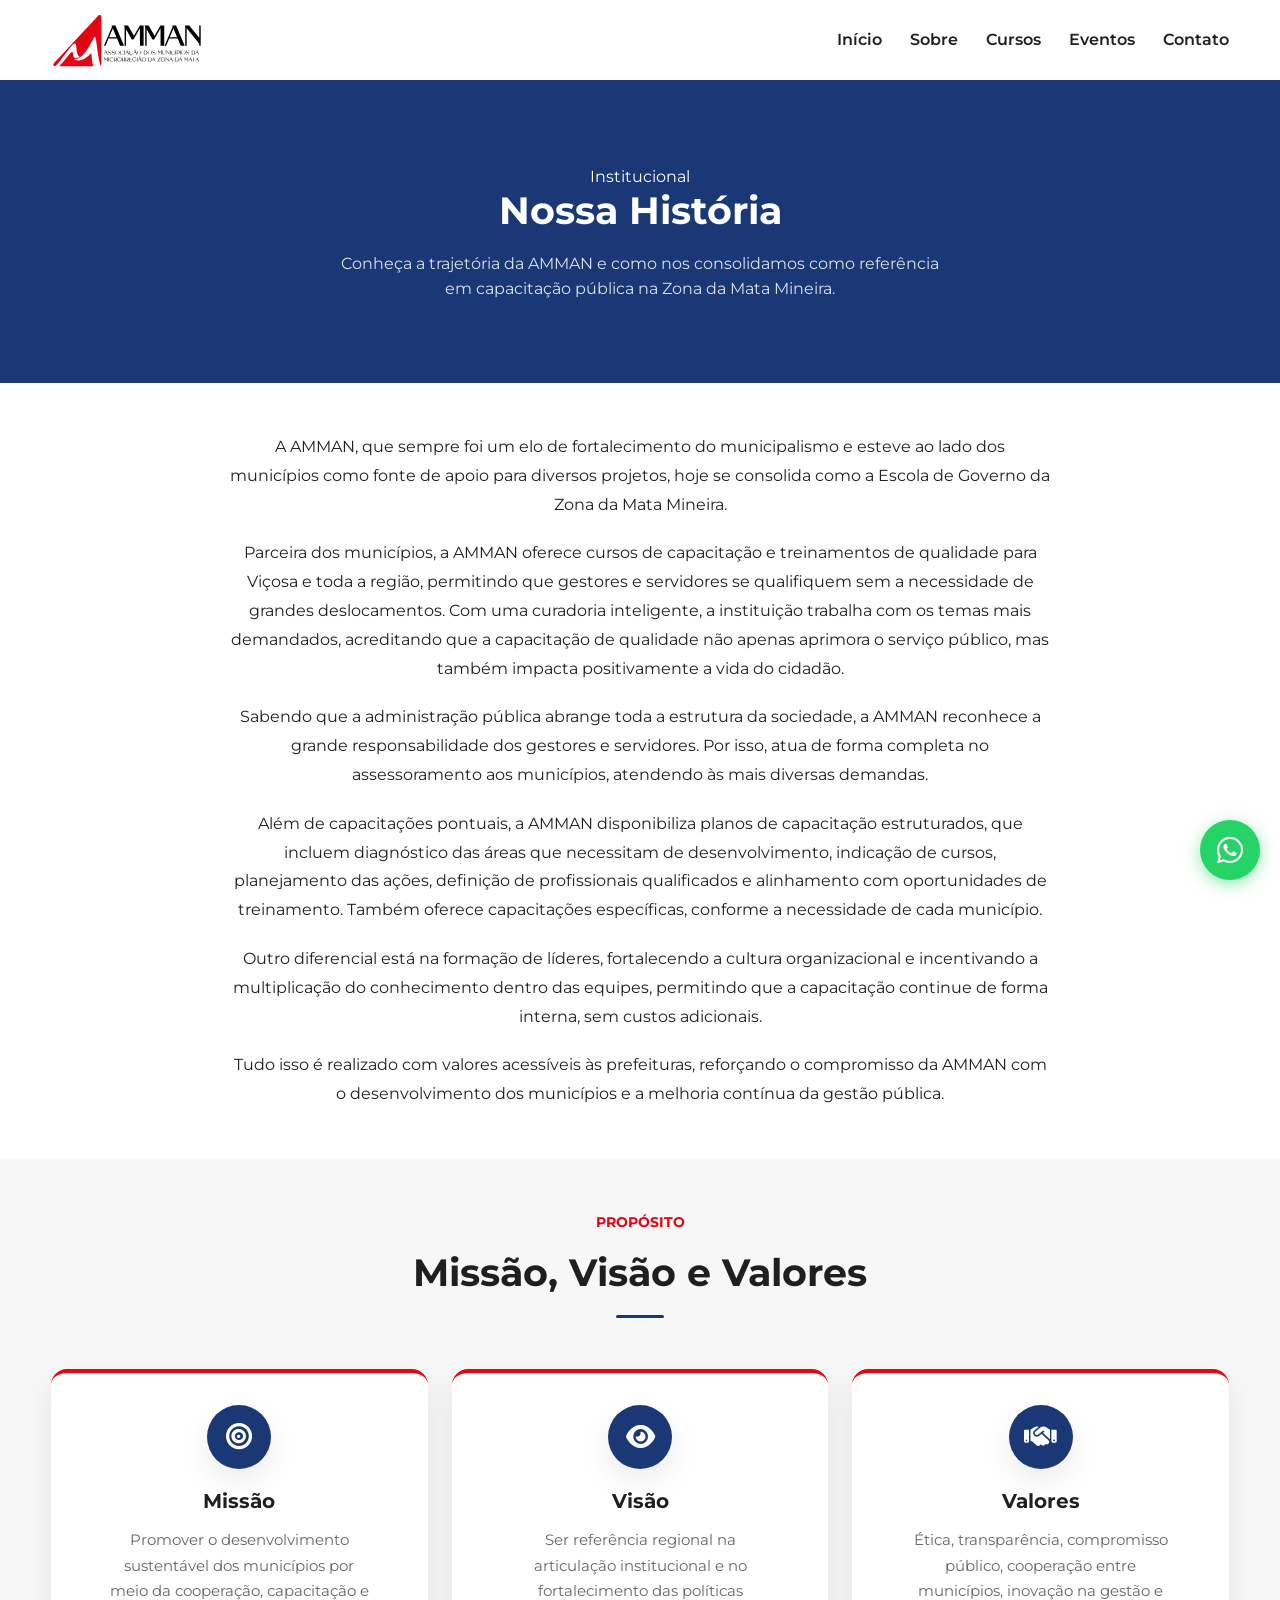
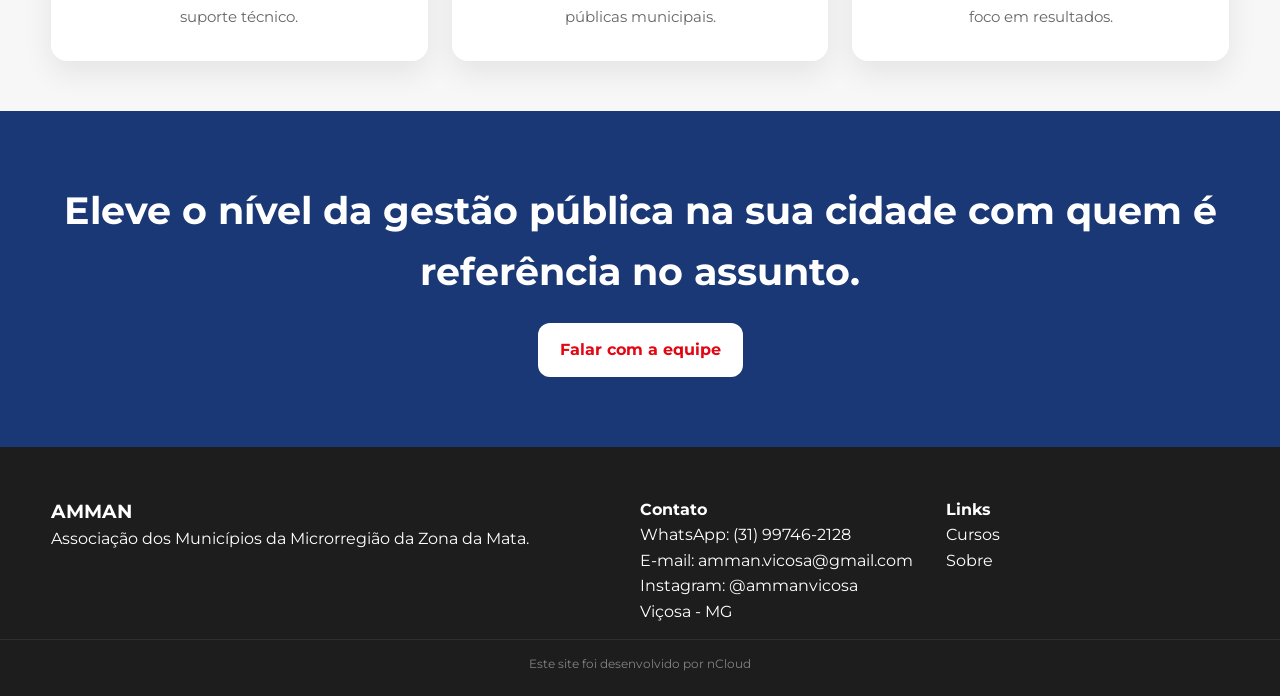
<file: sobre.html>
<!DOCTYPE html>
<html lang="pt-BR">
<head>
  <meta charset="UTF-8" />
  <meta name="viewport" content="width=device-width, initial-scale=1.0" />

  <title>Sobre a AMMAN | Escola de Governo</title>
  <meta name="description" content="Conheça a história da AMMAN, sua atuação como Escola de Governo e seu impacto no desenvolvimento dos municípios da Zona da Mata Mineira." />

<!-- Favicon claro -->
    <link
      rel="icon"
      href="./assets/fav.svg"
      media="(prefers-color-scheme: light)"
    />

    <!-- Favicon para tema escuro -->
    <link
      rel="icon"
      href="./assets/fav-bco.svg"
      media="(prefers-color-scheme: dark)"
    />
	
  <!-- Fonts -->
  <link rel="preconnect" href="https://fonts.googleapis.com">
  <link href="https://fonts.googleapis.com/css2?family=Montserrat:wght@400;500;600;700;800&display=swap" rel="stylesheet">

  <!-- Icons -->
  <link rel="stylesheet" href="https://cdnjs.cloudflare.com/ajax/libs/font-awesome/6.5.0/css/all.min.css" />

  <link rel="stylesheet" href="style.css" />
</head>

<body>

<!-- HEADER (igual ao index) -->
<header class="header">
  <div class="container nav">
    <a href="index.html" class="brand">
      <img src="./assets/logo.svg" alt="AMMAN Logo">
    </a>

<nav class="menu" id="menu">
  <a href="index.html">Início</a>
  <a href="#inicio">Sobre</a> <!-- Aponta para o topo da própria página atual -->
  <a href="index.html#cursos">Cursos</a>
  <a href="index.html#eventos">Eventos</a>
  <a href="#contato">Contato</a>
</nav>

    <button class="hamburger" id="hamburger">☰</button>
  </div>
</header>

<!-- HERO SIMPLES -->
<section class="hero hero-model" id="inicio" style="min-height:300px;">
  <div class="container">
    <div class="hero-panel" style="min-height:auto; padding:60px 20px; display:flex; justify-content:center;">

      <div class="hero-content" style="text-align:center; max-width:800px;">
        <span class="tag" style="color:var(--white);">Institucional</span>

        <h1 style="color:#fff;">
          Nossa História
        </h1>

        <p style="color:rgba(255,255,255,.85); max-width:600px; margin:0 auto;">
          Conheça a trajetória da AMMAN e como nos consolidamos como referência em capacitação pública na Zona da Mata Mineira.
        </p>
      </div>

    </div>
  </div>

</section>

<!-- TEXTO COMPLETO -->
<section class="section">
  <div class="container">

    <div class="reveal" style="max-width:820px; margin:auto; text-align:center;">

      <p style="margin-bottom:20px; line-height:1.8;">
        A AMMAN, que sempre foi um elo de fortalecimento do municipalismo e esteve ao lado dos municípios como fonte de apoio para diversos projetos, hoje se consolida como a Escola de Governo da Zona da Mata Mineira.
      </p>

      <p style="margin-bottom:20px; line-height:1.8;">
        Parceira dos municípios, a AMMAN oferece cursos de capacitação e treinamentos de qualidade para Viçosa e toda a região, permitindo que gestores e servidores se qualifiquem sem a necessidade de grandes deslocamentos. Com uma curadoria inteligente, a instituição trabalha com os temas mais demandados, acreditando que a capacitação de qualidade não apenas aprimora o serviço público, mas também impacta positivamente a vida do cidadão.
      </p>

      <p style="margin-bottom:20px; line-height:1.8;">
        Sabendo que a administração pública abrange toda a estrutura da sociedade, a AMMAN reconhece a grande responsabilidade dos gestores e servidores. Por isso, atua de forma completa no assessoramento aos municípios, atendendo às mais diversas demandas.
      </p>

      <p style="margin-bottom:20px; line-height:1.8;">
        Além de capacitações pontuais, a AMMAN disponibiliza planos de capacitação estruturados, que incluem diagnóstico das áreas que necessitam de desenvolvimento, indicação de cursos, planejamento das ações, definição de profissionais qualificados e alinhamento com oportunidades de treinamento. Também oferece capacitações específicas, conforme a necessidade de cada município.
      </p>

      <p style="margin-bottom:20px; line-height:1.8;">
        Outro diferencial está na formação de líderes, fortalecendo a cultura organizacional e incentivando a multiplicação do conhecimento dentro das equipes, permitindo que a capacitação continue de forma interna, sem custos adicionais.
      </p>

      <p style="line-height:1.8;">
        Tudo isso é realizado com valores acessíveis às prefeituras, reforçando o compromisso da AMMAN com o desenvolvimento dos municípios e a melhoria contínua da gestão pública.
      </p>

    </div>

  </div>
</section>

<!-- MISSÃO VISÃO VALORES -->
<section class="section bg-light">
  <div class="container">

    <div class="section-title center">
      <span>Propósito</span>
      <h2>Missão, Visão e Valores</h2>
    </div>

    <div class="cards-grid">

  <div class="about-box reveal">
    <div class="icon-top">
      <i class="fas fa-bullseye"></i>
    </div>
    <h3>Missão</h3>
    <p>
      Promover o desenvolvimento sustentável dos municípios por meio da cooperação,
      capacitação e suporte técnico.
    </p>
  </div>

  <div class="about-box reveal">
    <div class="icon-top">
      <i class="fas fa-eye"></i>
    </div>
    <h3>Visão</h3>
    <p>
      Ser referência regional na articulação institucional e no fortalecimento das
      políticas públicas municipais.
    </p>
  </div>

  <div class="about-box reveal">
    <div class="icon-top">
      <i class="fas fa-handshake"></i>
    </div>
    <h3>Valores</h3>
    <p>
      Ética, transparência, compromisso público, cooperação entre municípios,
      inovação na gestão e foco em resultados.
    </p>
  </div>

</div>

    </div>

  </div>
</section>

<!-- CTA -->
<section class="cta">
  <div class="container">
    <h2>Eleve o nível da gestão pública na sua cidade com quem é referência no assunto.</h2>
    <a href="https://wa.me/5531997462128" target="_blank" class="btn btn-light">
      Falar com a equipe
    </a>
  </div>
</section>

<!-- FOOTER (igual ao index) -->
<footer class="footer" id="contato">
  <div class="container footer-grid">
    <div>
      <h3>AMMAN</h3>
      <p>Associação dos Municípios da Microrregião da Zona da Mata.</p>
    </div>

    <div>
      <h4>Contato</h4>
      <p>WhatsApp: (31) 99746-2128</p>
	  <p>E-mail: amman.vicosa@gmail.com</p>
	  <p>Instagram: @ammanvicosa</p>
      <p>Viçosa - MG</p>
    </div>

    <div>
      <h4>Links</h4>
      <p><a href="index.html#cursos">Cursos</a></p>
      <p><a href="sobre.html">Sobre</a></p>
    </div>
  </div>
     <div class="footer-dev">
    <a href="https://wa.me/5531998742305" target="_blank" rel="noopener">
      Este site foi desenvolvido por nCloud
    </a>
  </div>
</footer>

<!-- WHATSAPP -->
<a href="https://wa.me/5531997462128" class="whatsapp" target="_blank">
  <i class="fab fa-whatsapp"></i>
</a>

<script src="script.js"></script>
</body>
</html>
</file>
<file: style.css>
:root{
--red:#e30613;
--blue:#1a3875;
--blue-light:#e8edf7;
--dark:#1f1f1f;
--gray:#666;
--light:#f7f7f7;
--white:#fff;
--shadow:0 12px 30px rgba(0,0,0,.08);
--radius:16px;
}

*{
margin:0;
padding:0;
box-sizing:border-box;
}

html{
scroll-behavior:smooth;
}

body{
font-family:'Montserrat',sans-serif;
color:var(--dark);
background:#fff;
line-height:1.6;
overflow-x: hidden;
width: 100%;
}

img{
max-width:100%;
display:block;
}

a{
text-decoration:none;
}

.container{
width:min(92%,1200px);
margin:0 auto;
}

/* HEADER */
.header{
position:sticky;
top:0;
background:rgba(255,255,255,.95);
backdrop-filter:blur(8px);
border-bottom:3px solid var(--blue);
z-index:999;
}

.nav{
min-height:80px;
display:flex;
align-items:center;
justify-content:space-between;
}

.brand img{
height:75px;
}

.menu{
display:flex;
gap:28px;
}

.menu a{
color:var(--dark);
font-weight:600;
position:relative;
}

.menu a::after{
content:"";
position:absolute;
left:0;
bottom:-6px;
width:0;
height:2px;
background:var(--red);
transition:.3s;
}

.menu a:hover::after{
width:100%;
}

.hamburger{
display:none;
border:none;
background:none;
font-size:30px;
cursor:pointer;
color:var(--red);
}

/* HERO — modelo próximo à referência */
.hero.hero-model {
  padding: 0;
  background: #1a3875;
  position: relative;
  min-height: 100vh; /* 🔥 garante altura mínima da tela */
  display: flex;
  flex-direction: column;
  justify-content: center;
}

.hero-panel {
  position: relative;
  display: grid;
  grid-template-columns: 1.1fr .9fr;
  gap: 36px;
  align-items: start;
  background: transparent;   /* ← agora transparente, o azul vem da section */
  border-radius: 0;
  min-height: 500px;
  padding: 20px 56px 56px;
}

.hero-redline {
position: absolute;
bottom: 0;
left: 0;
width: 100%;
height: 12px;
background: linear-gradient(90deg, var(--red) 0%, #ff4a55 35%, var(--red) 100%);
clip-path: polygon(0 35%, 100% 0, 100% 100%, 0 100%);
z-index: 10;
}

.hero-content{
  position: relative;
  z-index: 2;
}

.hero-model .tag {
/*   background: rgba(255,255,255,.12); */
  color: #ffffff;        /* ← branco puro */
/*   border: 1px solid rgba(255,255,255,.16); */
  backdrop-filter: blur(4px);
}

.hero-model h1{
  font-size: clamp(24px, 3vw, 38px);
  line-height: 1.08;
  margin-bottom: 20px;
  color:#fff;
  max-width: none;
}

.hero-model h1 span{
  display:block;
}

.hero-model h1 span:last-child{
  color:#ffffff;
}

.hero-model p{
  color: rgba(255,255,255,.82);
  max-width: 560px;
  margin-bottom: 28px;
  font-size: 16px;
}

.btn-outline-light{
  border-color: rgba(255,255,255,.45);
  color: #fff;
}

.btn-outline-light:hover{
  background: #fff;
  border-color: #fff;
  color: var(--blue);
}

.hero-highlights{
  display:flex;
  flex-wrap:wrap;
  gap:18px 26px;
  margin-top: 24px;
}

.hero-highlight{
  display:flex;
  align-items:center;
  gap:10px;
  color: rgba(255,255,255,.88);
  font-size:14px;
  font-weight:600;
}

.hero-highlight i{
  color:#fff;
  font-size:16px;
  opacity:.9;
}

.hero-media{
  position: relative;
  min-height: 390px;
  display:flex;
  align-items:flex-end;
  justify-content:flex-end;
  z-index:1;
}

/* CARROSSEL DE FOTOS DO HERO */
.hero-photo-carousel {
  position: relative;
  width: 100%;
  max-width: 560px;
  height: 520px;
  border-radius: 18px 18px 0 0;
  overflow: hidden;
}

.hero-photo-slide {
  position: absolute;
  top: 0;
  left: 0;
  width: 100%;
  height: 100%;
  object-fit: cover;
  object-position: center top;
  border-radius: 18px 18px 0 0;
  filter: saturate(1.02) contrast(1.02);
  opacity: 0;
  transition: opacity 1.2s ease-in-out;   /* ← transição suave */
}

.hero-photo-slide:first-child {
  opacity: 0;
  z-index: 1;
}

.hero-photo-slide.active {
  opacity: 1;
  z-index: 2;
}

.hero-course-card {
  position: static;               /* ← sai do absolute, entra no fluxo normal */
  width: 100%;                    /* ← ocupa toda a largura da coluna esquerda */
  display: flex;                  /* ← layout horizontal retangular */
  align-items: center;
  gap: 18px;
  flex-wrap: wrap;
  margin-top: 22px;               /* ← espaço abaixo dos highlights */
  background: rgba(18,45,122,.90);
  color: #fff;
  padding: 18px 22px;
  border-radius: 14px;
  border-left: 4px solid var(--red);
  border-top: 1px solid rgba(255,255,255,.12);
  border-right: 1px solid rgba(255,255,255,.12);
  border-bottom: 1px solid rgba(255,255,255,.12);
  box-shadow: 0 10px 28px rgba(0,0,0,.20);
  backdrop-filter: blur(8px);
}

/* Agrupa label + título + descrição em uma coluna flexível */
.hero-course-card-body {
  flex: 1;
  min-width: 0;
}

/* Botão fica à direita */
.hero-course-card .btn-small {
  flex-shrink: 0;
  margin-top: 0;                  /* ← remove o margin-top padrão do btn-small */
  white-space: nowrap;
}

.hero-course-label{
  display:inline-block;
  font-size:12px;
  text-transform:uppercase;
  letter-spacing:.8px;
  color:#ffb8bd;
  margin-bottom:10px;
  font-weight:700;
}

.hero-course-card h3{
  font-size:18px;
  line-height:1.3;
  margin-bottom:10px;
  color:#fff;
}

.hero-course-card p{
  font-size:14px;
  color: rgba(255,255,255,.80);
  line-height:1.6;
  margin-bottom:14px;
}

.hero-course-meta{
  display:flex;
  flex-wrap:wrap;
  gap:8px 14px;
  font-size:13px;
  font-weight:700;
  color:#d9e3ff;
  margin-bottom:12px;
}

.hero-course-meta span{
  position:relative;
}

.hero-course-meta span + span::before{
  content:"•";
  position:absolute;
  left:-9px;
  color:#ff9ea6;
}

/* mantém a animação existente */
.floating{
  animation:float 3s ease-in-out infinite;
}

@keyframes float{
  0%,100%{transform:translateY(0);}
  50%{transform:translateY(-10px);}
}

.hero-buttons {
  display: flex;
  flex-wrap: wrap; /* Permite que os botões caiam para a linha de baixo se não couberem */
  gap: 16px; /* Adiciona um espaço de 16px entre os botões, tanto na horizontal quanto na vertical */
}

/* RESPONSIVO */
@media (max-width: 992px){
.hero-panel {
    padding: 20px 20px 40px 20px; /* Padding igual em todos os lados para respiro */
    width: 100%;
    display: flex;
    flex-direction: column;
    overflow: visible;
  }

  .hero-model h1{
    max-width: 100%;
  }

.hero-media{
  min-height: 260px; /* 🔥 garante espaço para o carrossel */
  display: flex;
  align-items: center;
  justify-content: center;
}

.hero-photo-carousel {
  max-width: 100%;
  height: 420px;
}

.hero-course-card{
right: auto;
bottom: auto;
}
}

@media (max-width: 768px){
.hero.hero-model{
    padding: 0;
    overflow: visible;
    min-height: auto;
  }

.hero-panel {
  padding: 28px 16px 28px 16px;  /* ← padding lateral reduzido e simétrico */
  border-radius: 0;               /* ← sem arredondamento no mobile */
  gap: 22px;
  min-height: auto;
  width: 100%;                    /* ← garante que não ultrapasse a tela */
  box-sizing: border-box;
}

  .hero-model .hero-content{
    text-align: center;
  }

.hero-model h1 {
    font-size: clamp(20px, 8vw, 28px); /* Reduz levemente o tamanho máximo */
    word-wrap: break-word; /* Força a quebra de palavras se necessário */
    width: 100%;
  }
  
  .hero-model h1 span {
    display: inline; 
    white-space: normal;
  }

  .hero-model p{
    margin-left:auto;
    margin-right:auto;
  }

  .hero-buttons{
    justify-content:center;
	flex-wrap: wrap; /* Garante a quebra caso a tela seja muito pequena */
    gap: 12px; /* Espaçamento ligeiramente menor no mobile */
  }
  
  .hero-course-card .btn-small {
  margin-top: 15px; /* Adiciona um espaço acima do botão para ele não colar no texto */
  align-self: center; /* Centraliza o botão horizontalmente no layout de coluna */
  width: auto; /* Garante que o botão tenha apenas a largura necessária (caso tenha colocado 100% antes) */
}

.hero-course-meta {
  justify-content: center;
  width: 100%;
}

  .hero-highlights{
    justify-content:center;
    gap:12px;
  }

  .hero-highlight{
    width:100%;
    justify-content:center;
    text-align:center;
  }

.hero-photo-carousel {
  height: 280px;
  border-radius: 16px;
  position: relative;
  overflow: hidden;
  display: block;
  width: 100%;
}

.hero-photo-slide {
  border-radius: 16px;
}

.hero-course-card {
  width: 100%;
  box-sizing: border-box;
  margin-top: 20px;
  margin-bottom: 20px;
  flex-direction: column;
  align-items: flex-start;
  animation: none;
  position: static;
  right: auto;
  left: auto;
}

.hero-media {
  min-height: 260px;
  display: block;
  width: 100%;
}

.hero-redline {
    clip-path: none;
    height: 8px;
    width: 100%;
    margin: 0;
    bottom: 0;
  }
}

.floating{
animation:float 3s ease-in-out infinite;
}

@keyframes float{
0%,100%{transform:translateY(0);}
50%{transform:translateY(-12px);}
}

/* BUTTONS */
.btn{
padding:14px 22px;
border-radius:12px;
font-weight:700;
display:inline-block;
transition:.25s;
}

.btn-primary,
.btn-small{
background:var(--red);
color:#fff;
}

.btn-primary:hover{
  transform:translateY(-2px);
  box-shadow:var(--shadow);
}

.btn-small:hover{
  transform:translateY(-2px);
  box-shadow:var(--shadow);
}

.btn-outline{
border:2px solid var(--red);
color:var(--red);
}

.btn-outline:hover{
background:var(--blue);
border-color:var(--blue);
color:#fff;
}

.btn-light{
background:#fff;
color:var(--red);
}

.btn-small{
padding:10px 16px;
margin-top:14px;
}

.btn-cursos-todos{
background:#fff;
color:var(--red);
border:2px solid var(--red);
padding:14px 22px;
border-radius:12px;
font-weight:700;
font-family:'Montserrat',sans-serif; /* <- Adicione para padronizar a fonte */
font-size: 16px; /* <- Adicione para o tamanho ficar correto */
display:inline-block;
transition:.25s;
cursor:pointer;
}

.btn-cursos-todos:hover{
  background:var(--red);
  color:#fff;
  transform:translateY(-2px);
  box-shadow:var(--shadow);
}

/* SECTIONS */
.section{
padding:50px 0;
}

.bg-light{
background:var(--light);
}

.section-title{
margin-bottom:35px;
}

.section-title span{
color:var(--red);
font-weight:700;
font-size:14px;
text-transform:uppercase;
}

.section-title h2{
font-size:38px;
margin-top:8px;
position:relative;
padding-bottom:16px;
}

.section-title h2::after{
content:"";
display:block;
width:48px;
height:3px;
background:var(--blue);
border-radius:2px;
margin-top:12px;
}

.center{
text-align:center;
}

.center .section-title h2::after,
.section-title.center h2::after{
margin-left:auto;
margin-right:auto;
}

/* GRID */
.about-grid,
.cards-grid,
.footer-grid{
display:grid;
gap:24px;
}

.about-grid{
grid-template-columns:repeat(3,1fr);
}

.cards-grid{
grid-template-columns:repeat(3,1fr);
}

.courses-grid{
align-items:stretch;
}

.about-box,
.feature-card,
.course-card,
.internal-course{
background:#fff;
padding:28px;
border-radius:var(--radius);
box-shadow:var(--shadow);
}

.about-box{
  border-top:4px solid var(--red);
  text-align:center;
  display:flex;
  flex-direction:column;
  align-items:center;
  justify-content:flex-start;
  padding:32px 28px;
  min-height:260px;
}

/* .about-box{
border-top:4px solid var(--blue);
} */

.feature-card{
border-left:5px solid var(--red);
font-weight:700;
}

.feature-card:nth-child(n+4) {
  border-left-color: var(--blue);
}

.course-card h3{
margin-bottom:10px;
}

.course-card p{
color:var(--gray);
margin-bottom: 10px;
}

.course-card small{
display:block;
margin-top:10px;
margin-bottom:15px;
color:var(--red);
font-weight:700;
}

.course-card{
  display:flex;
  flex-direction:column;
  height:100%;
}

.course-card .btn-small{
  margin-top:auto;
  align-self:flex-start;
}

/* CTA */
.cta{
background:var(--blue);
color:#fff;
text-align:center;
padding:70px 0;
}

.cta h2{
font-size:38px;
margin-bottom:20px;
}

/* FOOTER */
.footer{
background:#1d1d1d;
color:#fff;
padding: 50px 0 20px 0;
}

.footer-grid{
grid-template-columns:2fr 1fr 1fr;
}

.footer a{
color:#fff;
}

/* REVEAL */
.reveal{
opacity:0;
transform:translateY(40px);
transition:all .8s ease;
}

.reveal.active{
opacity:1;
transform:translateY(0);
}

/* WHATSAPP */
.whatsapp {
position: fixed;
right: 20px;
bottom: 20px;
width: 60px;
height: 60px;
border-radius: 50%;
background: #25D366;
color: #fff;
display: flex;
align-items: center;
justify-content: center;
font-size: 30px;
box-shadow: 0 4px 16px rgba(37,211,102,.5);
z-index: 999;
animation: whatsapp-pulse 2s ease-in-out infinite;
transition: transform .2s;
}

.whatsapp:hover {
transform: scale(1.12);
animation-play-state: paused;
}

@keyframes whatsapp-pulse {
0%, 100% {
box-shadow: 0 4px 16px rgba(37,211,102,.5), 0 0 0 0 rgba(37,211,102,.5);
}
50% {
box-shadow: 0 4px 16px rgba(37,211,102,.5), 0 0 0 14px rgba(37,211,102,0);
}
}

/* RESPONSIVO PREMIUM */
@media (max-width:992px){
.hero-grid,
.about-grid,
.cards-grid,
.footer-grid{
grid-template-columns:1fr 1fr;
}

.hero h1{
font-size: clamp(22px, 7.5vw, 38px);
}
}

@media (max-width:768px){

.menu{
position:absolute;
top:80px;
right:15px;
background:#fff;
flex-direction:column;
padding:20px;
width:220px;
border-radius:16px;
box-shadow:var(--shadow);
display:none;
}

.menu.show{
display:flex;
}

.hamburger{
display:block;
}

.hero-grid,
.about-grid,
.cards-grid,
.footer-grid{
grid-template-columns:1fr;
}

.hero{
padding:60px 0;
}

.hero-content {
text-align: center;
}

.hero h1{
font-size: clamp(18px, 7vw, 28px);
line-height: 1.1;
margin-bottom: 20px;
width: 100%;
overflow-wrap: break-word;
word-wrap: break-word;
}

.hero h1 span {
display: inline;
white-space: normal;
}

.hero p {
margin-left: auto;
margin-right: auto;
}

.section-title h2,
.cta h2{
font-size:30px;
}

.hero-buttons{
justify-content: center;
}

.btn{
text-align:center;
}

.areas-list {
grid-template-columns: 1fr;
}
}

@media (max-width:768px){
  .course-card .btn-small{
    align-self:center;
    margin-top:auto;
  }

  .center-button{
    display:flex;
    justify-content:center;
    margin-top:28px;
  }
}

.center-button{
text-align:center;
margin-top:40px;
}

/* DEPOIMENTOS */
.depoimento-card {
background: #fff;
padding: 28px;
border-radius: var(--radius);
box-shadow: var(--shadow);
border-top: 4px solid var(--blue);
}

.depoimento-card small {
display: block;
margin-top: 6px;
color: var(--gray);
font-weight: 400;
}

.course-description {
font-size: 14px;
line-height: 1.6;
opacity: 0.9;
margin-bottom: 15px;
}

/* ÁREAS DE ATUAÇÃO */

.areas-list {
  display: grid;
  grid-template-columns: 1fr; /* ← lista única coluna */
  gap: 14px;
}

.area-item {
  display: flex;
  align-items: center;
  gap: 18px;
  background: #fff;
  padding: 18px 24px;
  border-radius: var(--radius);
  box-shadow: var(--shadow);
  border-left: 5px solid var(--red);
}

.area-icon {
width: 52px;
height: 52px;
min-width: 52px;
border-radius: 50%;
background: var(--blue);
color: #fff;
display: flex;
align-items: center;
justify-content: center;
font-size: 22px;
}

.area-item span {
font-weight: 700;
font-size: 16px;
text-transform: uppercase;
letter-spacing: .5px;
}

.mobile-only {
display: none;
}

@media (max-width: 768px) {
.areas-list {
grid-template-columns: 1fr !important;
}

.mobile-only {
display: block;
}

.feature-card {
    border-left-color: var(--blue);
  }

}

/* ÚLTIMOS EVENTOS — CARROSSEL */
.eventos-wrapper {
  display: flex;
  align-items: center;
  gap: 16px;
}

.carousel-viewport {
  overflow: hidden;
  flex: 1;
  border-radius: var(--radius);
}

.carousel-track {
  display: flex;
  transition: transform 0.5s ease;
}

.evento-card {
  min-width: 100%;
  display: grid;
  grid-template-columns: 1fr 1.2fr;
  background: #fff;
  border-radius: var(--radius);
  box-shadow: var(--shadow);
  border-left: 5px solid var(--blue);
  overflow: hidden;
}

.evento-img {
  width: 100%;
  height: 400px;
  object-fit: cover; /* cover: A imagem preenche todo o espaço definido, pode cortar a imagem. contain: A imagem tenta caber inteira dentro do espaço, sem cortes. */
  display: block;
}

.evento-info {
  padding: 24px 28px;
  display: flex;
  flex-direction: column;
  justify-content: center;
  gap: 10px;
}

.evento-info .btn-small {
  align-self: center;
}

.evento-info h3 {
  font-size: 22px;
  color: var(--dark);
}

.evento-meta {
  display: flex;
  gap: 20px;
  color: var(--blue);
  font-weight: 700;
  font-size: 14px;
}

.evento-desc {
  color: var(--gray);
  font-size: 15px;
  line-height: 1.7;
}

.carousel-btn {
  width: 44px;
  height: 44px;
  min-width: 44px;
  border-radius: 50%;
  background: var(--blue);
  color: #fff;
  font-size: 18px;
  display: flex;
  align-items: center;
  justify-content: center;
  cursor: pointer;
  border: none;
  box-shadow: var(--shadow);
  transition: background .25s, transform .2s;
}

.carousel-btn:hover {
  background: var(--red);
  transform: scale(1.08);
}

.carousel-dots {
  display: flex;
  justify-content: center;
  gap: 10px;
  margin-top: 28px;
}

.dot {
  width: 12px;
  height: 12px;
  border-radius: 50%;
  background: #ccc;
  border: none;
  cursor: pointer;
  transition: background .3s, transform .2s;
  padding: 0;
}

.dot.active {
  background: var(--blue);
  transform: scale(1.25);
}

@media (max-width: 768px) {
  .evento-card {
    grid-template-columns: 1fr;
  }

  .evento-img {
    min-height: 200px;
    max-height: 220px;
  }

  .evento-info {
    padding: 22px 20px;
  }

  .eventos-wrapper {
    gap: 8px;
  }

  .carousel-btn {
    width: 36px;
    height: 36px;
    min-width: 36px;
    font-size: 15px;
	display: none;
  }
}

.footer-dev {
  border-top: 1px solid rgba(255,255,255,0.08);
  text-align: center;
  margin-top: 15px;
  padding-top: 10px;
}

.footer-dev a {
  color: rgba(255,255,255,0.45);
  font-size: 12px;
  text-decoration: none;
  transition: 0.3s;
}

.footer-dev a:hover {
  color: rgba(255,255,255,0.75);
}

.icon-top{
    width:64px;
    height:64px;
    border-radius:50%;
    background:var(--blue);
    color:#fff;
    display:flex;
    align-items:center;
    justify-content:center;
    font-size:26px;
    margin-bottom:16px;
    box-shadow:var(--shadow);
}

.about-box h3{
  margin-bottom:10px;
  font-size:20px;
}

.about-box p{
  color:var(--gray);
  line-height:1.7;
  font-size:15px;
  max-width:260px;
}

.about-box:hover{
  transform:translateY(-6px);
  transition:.3s;
}

/* ACORDEÃO DE CATEGORIAS */
.area-item {
  flex-direction: column;
  align-items: stretch;
  padding: 0;
  cursor: pointer;
}

.area-item-header {
  display: flex;
  align-items: center;
  gap: 18px;
  padding: 18px 24px;
  width: 100%;
}

.area-item-header span {
  flex: 1;
  font-weight: 700;
  font-size: 16px;
  text-transform: uppercase;
  letter-spacing: .5px;
}

.area-chevron {
  font-size: 14px;
  color: var(--blue);
  transition: transform 0.35s ease;
}

.area-item.open .area-chevron {
  transform: rotate(180deg);
}

.area-item.open {
  border-left-color: var(--blue);
}

.area-courses {
  list-style: none;
  max-height: 0;
  overflow: hidden;
  transition: max-height 0.45s ease, padding 0.3s ease;
  padding: 0 24px;
  border-top: 0px solid transparent;
}

.area-item.open .area-courses {
  max-height: 800px;
  padding: 12px 24px 20px;
  border-top: 1px solid rgba(26, 56, 117, 0.12);
}

.area-courses li {
  position: relative;
  padding: 7px 0 7px 18px;
  font-size: 15px;
  color: var(--gray);
  line-height: 1.5;
  border-bottom: 1px solid rgba(0,0,0,0.05);
}

.area-courses li:last-child {
  border-bottom: none;
}

.area-courses li::before {
  content: "";
  position: absolute;
  left: 0;
  top: 50%;
  transform: translateY(-50%);
  width: 7px;
  height: 7px;
  border-radius: 50%;
  background: var(--red);
}

/* =============================================
   MODAL DE CAPTAÇÃO DE LEADS
   ============================================= */

/* Overlay — fundo escurecido que cobre a página */
.modal-overlay {
display: none;
position: fixed;
inset: 0;
background: rgba(0, 0, 0, 0.55);
z-index: 2000;
align-items: center;
justify-content: center;
padding: 16px;
}

/* Quando o modal está ativo */
.modal-overlay.active {
  display: flex;
}

/* Caixa do modal — usa as mesmas variáveis do site */
.modal-box {
background: var(--white);
border-radius: var(--radius);
box-shadow: var(--shadow);
border-top: 4px solid var(--blue);
width: 100%;
max-width: 480px;
max-height: calc(100vh - 32px);
padding: 36px 32px 28px;
position: relative;
animation: modalEntrar 0.28s ease;
overflow-y: auto;
overflow-x: hidden;
}

@keyframes modalEntrar {
  from { opacity: 0; transform: translateY(18px); }
  to   { opacity: 1; transform: translateY(0); }
}

/* Botão X de fechar */
.modal-fechar {
  position: absolute;
  top: 14px;
  right: 18px;
  background: none;
  border: none;
  font-size: 22px;
  color: var(--gray);
  cursor: pointer;
  line-height: 1;
  padding: 4px;
  transition: color 0.2s;
}

.modal-fechar:hover {
  color: var(--dark);
}

/* Título e subtítulo */
.modal-box h3 {
  font-size: 20px;
  color: var(--blue);
  margin-bottom: 6px;
}

.modal-box p.modal-subtitulo {
  font-size: 14px;
  color: var(--gray);
  margin-bottom: 22px;
  line-height: 1.5;
}

/* Campos do formulário */
.modal-form .campo {
  margin-bottom: 14px;
}

.modal-form label {
  display: block;
  font-size: 13px;
  font-weight: 600;
  color: var(--dark);
  margin-bottom: 5px;
}

.modal-form input {
  width: 100%;
  padding: 11px 14px;
  font-size: 16px; /* 16px evita zoom automático no iOS */
  font-family: 'Montserrat', sans-serif;
  border: 1.5px solid #d0d8ea;
  border-radius: 10px;
  color: var(--dark);
  background: #fff;
  transition: border-color 0.2s, box-shadow 0.2s;
  outline: none;
}

.modal-form input:focus {
  border-color: var(--blue);
  box-shadow: 0 0 0 3px rgba(26, 56, 117, 0.10);
}

/* Área de ações (botão + link pular) */
.modal-acoes {
  margin-top: 20px;
  display: flex;
  flex-direction: column;
  align-items: center;
  gap: 12px;
}

/* Botão enviar — reutiliza as classes .btn e .btn-primary do site */
.modal-acoes .btn-primary {
  width: 100%;
  text-align: center;
  padding: 13px;
  font-size: 15px;
  border: none;
  cursor: pointer;
  border-radius: 12px;
  font-family: 'Montserrat', sans-serif;
  font-weight: 700;
}

/* Estado de carregamento do botão */
.modal-acoes .btn-primary:disabled {
  opacity: 0.65;
  cursor: not-allowed;
  transform: none;
}

/* Link "Pular" */
.modal-pular {
  font-size: 12px;
  color: var(--gray);
  background: none;
  border: none;
  cursor: pointer;
  text-decoration: underline;
  font-family: 'Montserrat', sans-serif;
  padding: 4px 8px; /* área de toque maior no mobile */
}

.modal-pular:hover {
  color: var(--dark);
}

/* Mensagem de feedback (sucesso/erro) */
.modal-feedback {
  display: none;
  font-size: 13px;
  text-align: center;
  margin-top: 8px;
  padding: 8px 12px;
  border-radius: 8px;
}

.modal-feedback.sucesso {
  background: #e8f4ea;
  color: #2d7a3a;
  display: block;
}

.modal-feedback.erro {
  background: #fdecea;
  color: #c0392b;
  display: block;
}

/* Responsivo mobile */
@media (max-width: 480px) {
  .modal-overlay {
    padding: 12px;
  }

  .modal-box {
    padding: 24px 18px 20px;
    max-height: calc(100vh - 24px);
  }

  .modal-box h3 {
    font-size: 18px;
    padding-right: 28px;
  }
}

/* Erro inline por campo */
.campo-erro {
  display: none;
  font-size: 12px;
  color: #c0392b;
  margin-top: 4px;
  padding-left: 2px;
}

.campo-erro.visivel {
  display: block;
}

/* Borda vermelha no input com erro */
.modal-form input.input-invalido {
  border-color: #c0392b;
  box-shadow: 0 0 0 3px rgba(192, 57, 43, 0.10);
}
</file>
